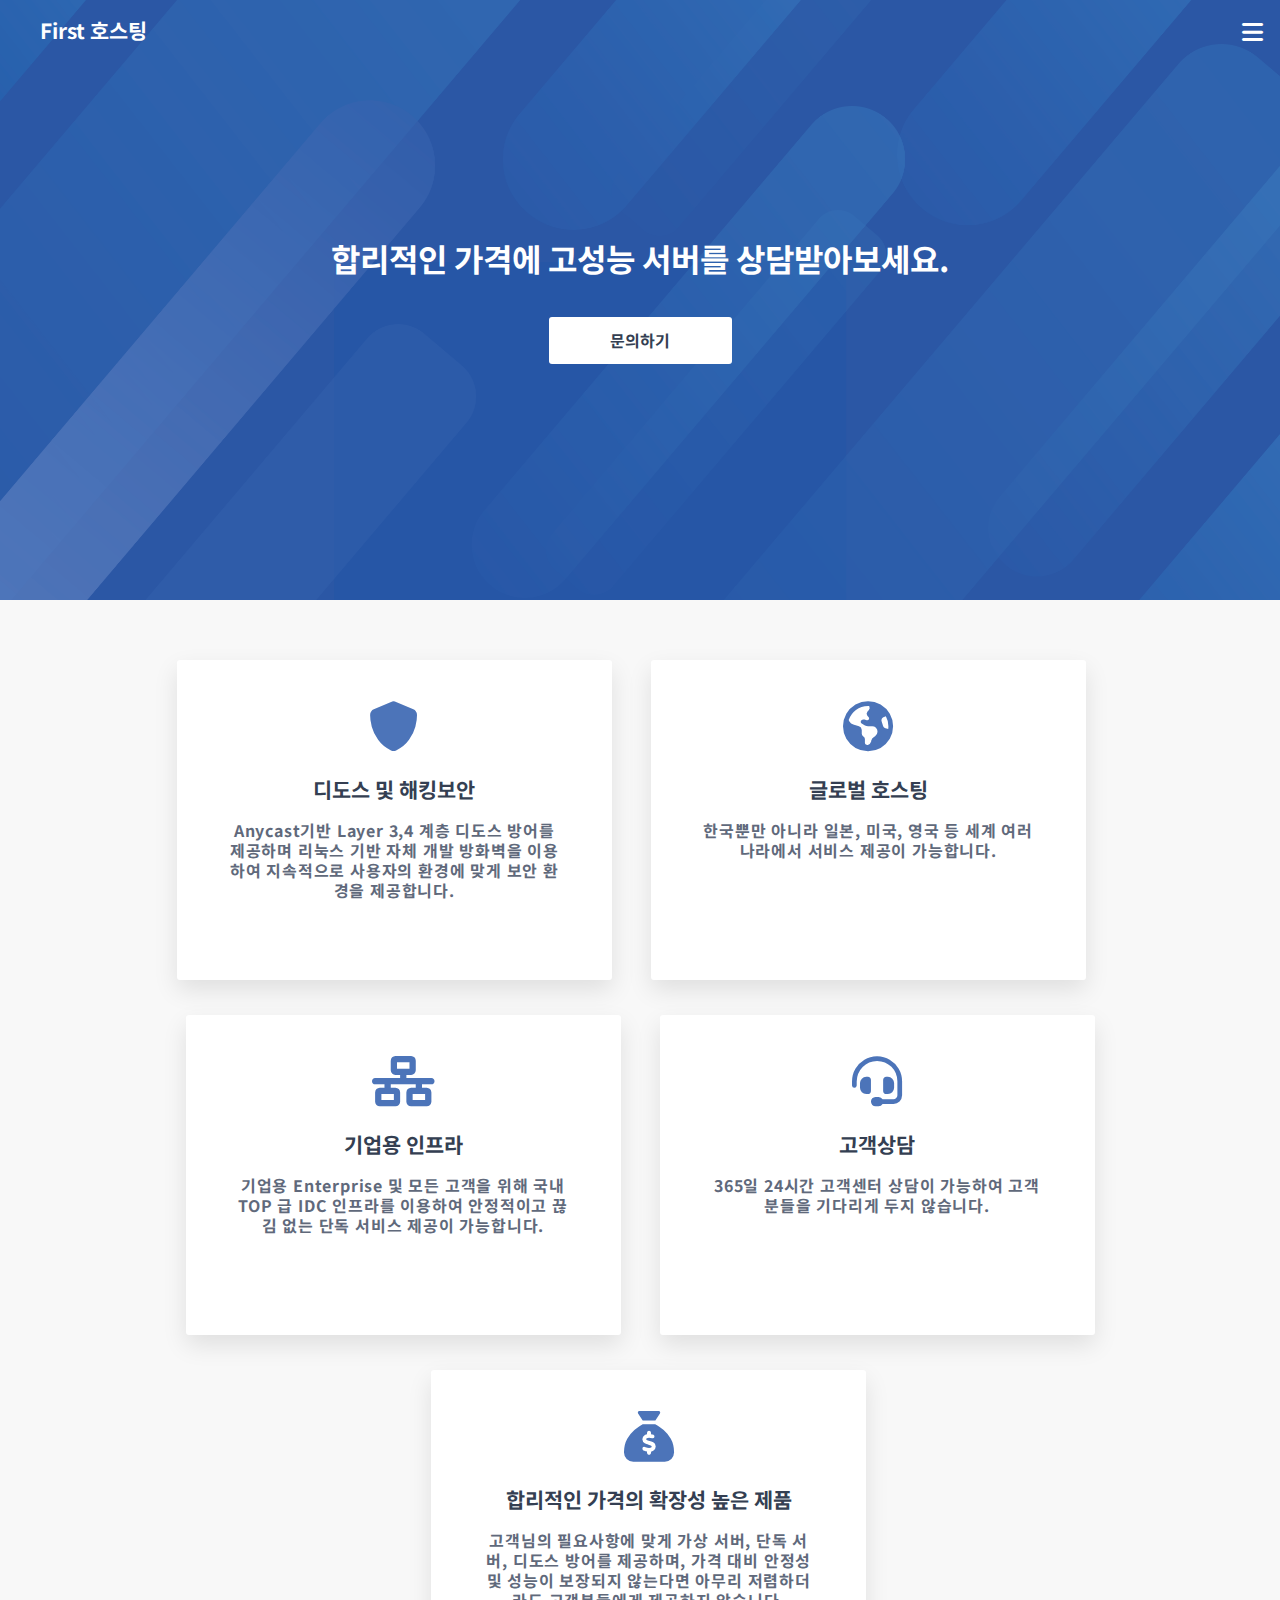
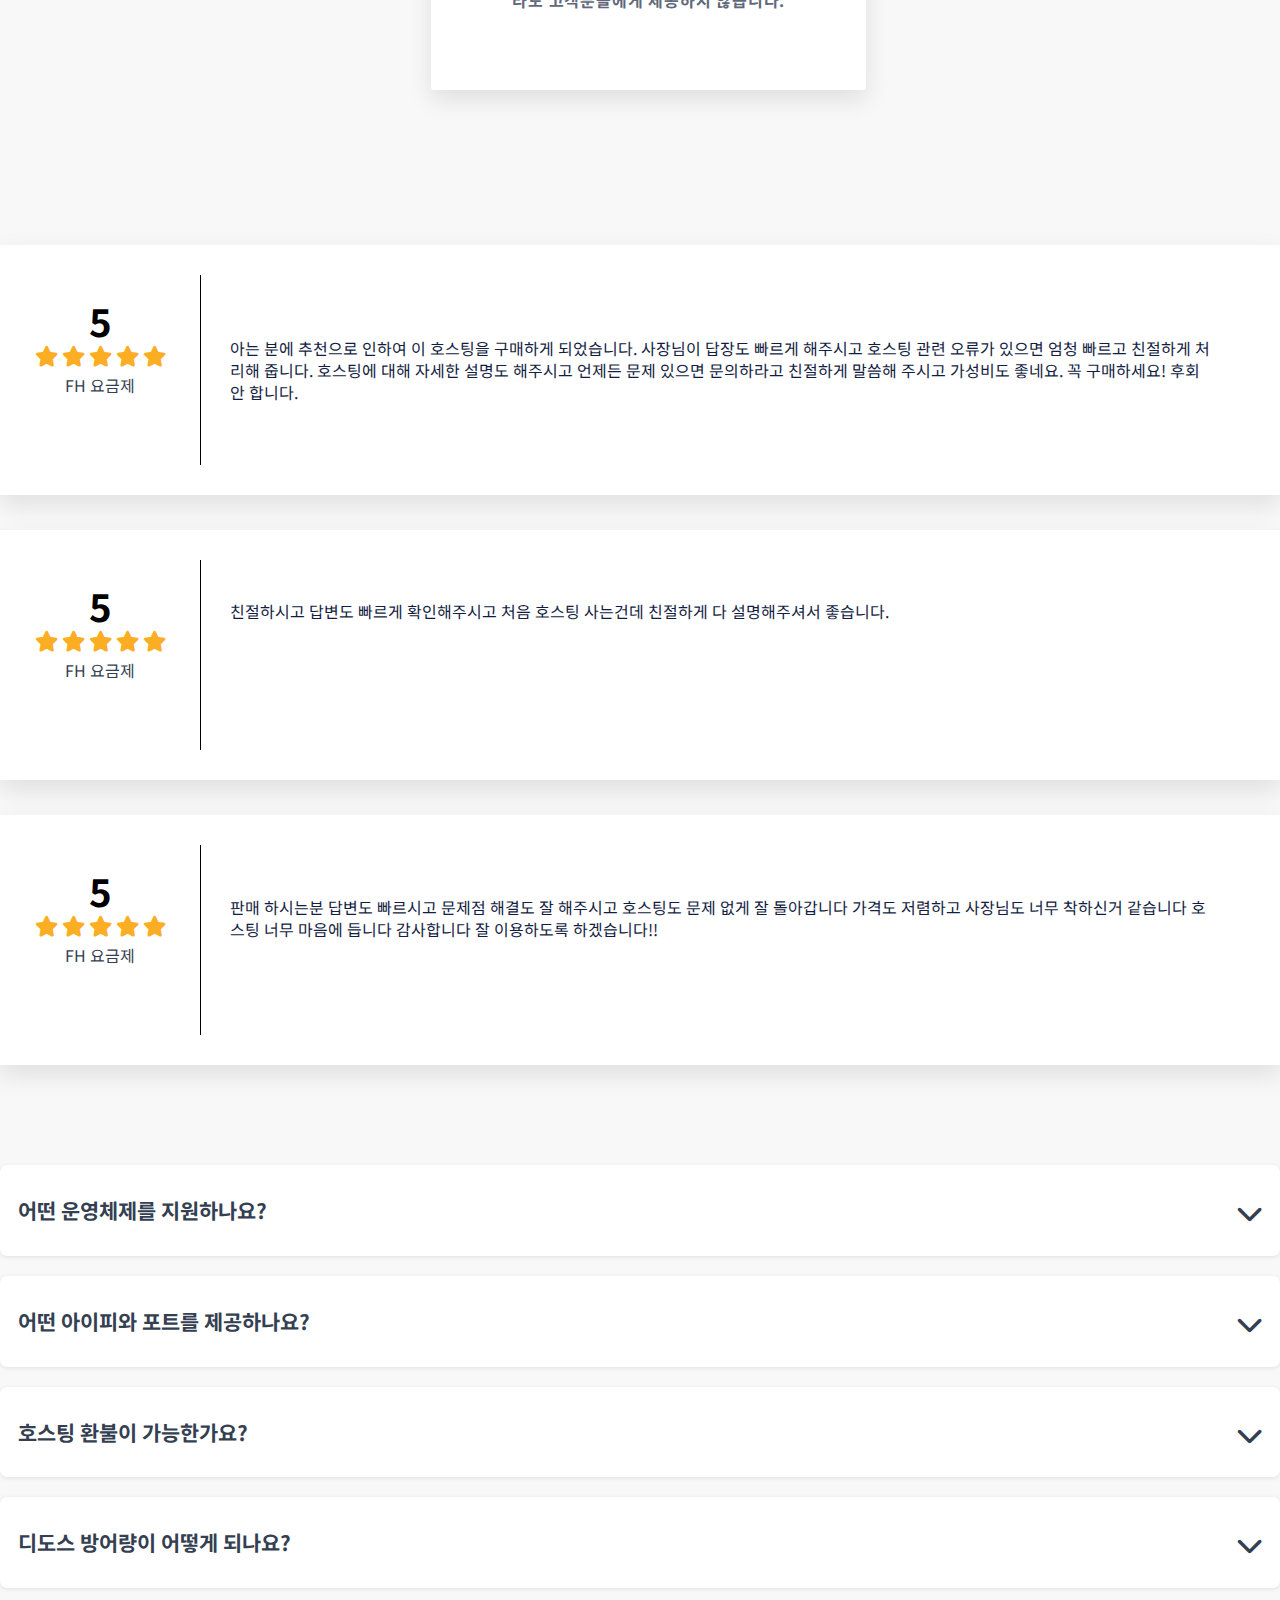
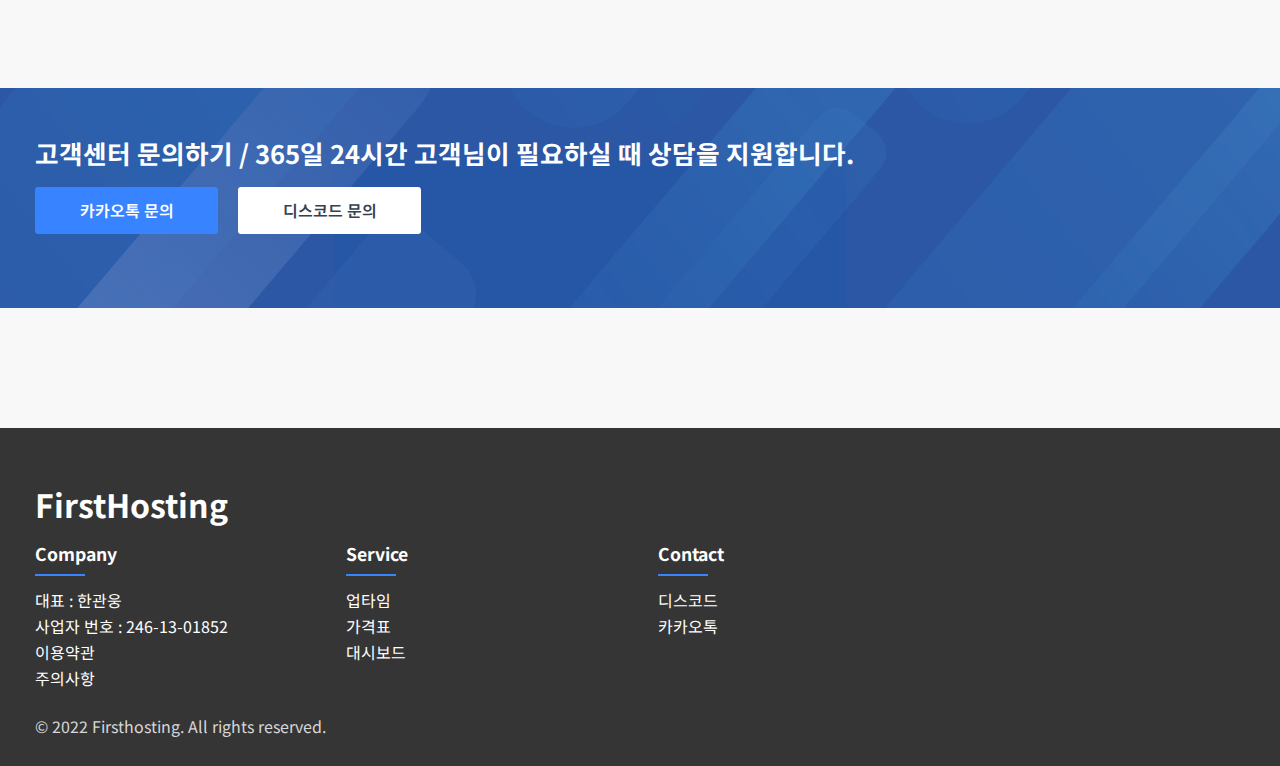
<file: index.html>
<!DOCTYPE html>
<html lang="en">
<head>
    <meta charset="UTF-8">
    <meta http-equiv="X-UA-Compatible" content="IE=edge">
    <meta name="google-site-verification" content="f_07bc0PzCWyh_P2JK3bSoxaxB6MhcvZL9_ZXwlN7CI" />
    <meta name="viewport" content="width=device-width, initial-scale=1.0">
    <link rel="stylesheet" href="https://cdnjs.cloudflare.com/ajax/libs/font-awesome/6.2.1/css/all.min.css">
    <link rel="preconnect" href="https://fonts.googleapis.com">
<link rel="preconnect" href="https://fonts.gstatic.com" crossorigin>
<link href="https://fonts.googleapis.com/css2?family=Noto+Sans+KR:wght@100;300;400;500;700;900&display=swap" rel="stylesheet">
    <script src="https://ajax.googleapis.com/ajax/libs/jquery/3.5.1/jquery.min.js"></script>
    <meta name="keywords" content="호스팅, 게임호스팅, 디도스방어, 마인크래프트호스팅, 마인크래프트 호스팅, 파이브엠, 파이브엠 호스팅, 디도스 방어, 자체 디도스 방어, 디도스방어 호스팅, 가성비 호스팅">
    <meta property="og:description" content="업타임 99% 한국리전 디도스 방어 IDC를 제공합니다.">
    <meta property="og:image" content="https://frh.kr/imgs/page.png">
    <meta property="og:title" content="퍼스트호스팅 - 디도스 방어 호스팅">
    <meta property="og:site_name" content="First Hosting">
    <meta property="og:url" content="https://frh.kr">
    <link rel="apple-touch-icon" sizes="57x57" href="./imgs/apple-icon-57x57.png">
    <link rel="apple-touch-icon" sizes="60x60" href="./imgs/apple-icon-60x60.png">
    <link rel="apple-touch-icon" sizes="72x72" href="./imgs/apple-icon-72x72.png">
    <link rel="apple-touch-icon" sizes="76x76" href="./imgs/apple-icon-76x76.png">
    <link rel="apple-touch-icon" sizes="114x114" href="./imgs/apple-icon-114x114.png">
    <link rel="apple-touch-icon" sizes="120x120" href="./imgs/apple-icon-120x120.png">
    <link rel="apple-touch-icon" sizes="144x144" href="./imgs/apple-icon-144x144.png">
    <link rel="apple-touch-icon" sizes="152x152" href="./imgs/apple-icon-152x152.png">
    <link rel="apple-touch-icon" sizes="180x180" href="./imgs/apple-icon-180x180.png">
    <link rel="icon" type="image/png" sizes="192x192"  href="./imgs/android-icon-192x192.png">
    <link rel="icon" type="image/png" sizes="32x32" href="./imgs/favicon-32x32.png">
    <link rel="icon" type="image/png" sizes="96x96" href="./imgs/favicon-96x96.png">
    <link rel="icon" type="image/png" sizes="16x16" href="./imgs/favicon-16x16.png">
    <link rel="manifest" href="./imgs/manifest.json">
    <meta name="msapplication-TileColor" content="#ffffff">
    <meta name="msapplication-TileImage" content="./imgs/ms-icon-144x144.png">
    <meta name="theme-color" content="#ffffff">
    <meta property="og:image:height" content="630">
    <link rel="icon" href="./imgs/favicon.png">
    <link rel="stylesheet" href="./style/style.css">
    <title>First Hosting | 2023 web</title>
</head>
<body>
    <header class="head">
        <nav class="mobileNav">
            <div class="mMenuClose">
                <i class="fa-solid fa-xmark"></i>
            </div>
            <ul class="mListWrap">
                <li><a href="price.html" onclick="closeMenu()">가격표</a></li>
                <li><a href="tos.html" onclick="closeMenu()">이용약관</a></li>
                <li><a href="caution.html" onclick="closeMenu()">주의사항</a></li>
                <li><a href="https://stats.uptimerobot.com/Jj0vRHBrlk" onclick="closeMenu()">업타임</a></li>
                <li><a href="#review" onclick="closeMenu()">구매후기</a></li>
                <li><a href="https://pf.kakao.com/_qcQxcK" onclick="closeMenu()">상담</a></li>
            </ul>
        </nav>
        <nav class="pcNav" id="topBar">
            <div class="maxWidth">
                <div class="logo" id="logo"><a href="https://frh.kr/">First 호스팅</a></div>
                <ul id="pMenu">
                    <li><a href="price.html">가격표</a></li>
                    <li><a href="tos.html">이용약관</a></li>
                    <li><a href="caution.html">주의사항</a></li>
                    <li><a href="https://stats.uptimerobot.com/Jj0vRHBrlk">업타임</a></li>
                    <li><a href="#review">구매후기</a></li>
                    <li><a href="https://pf.kakao.com/_qcQxcK">상담</a></li>
                </ul>
                <div class="mMenu">
                    <i class="fa-solid fa-bars"></i>
                </div>
            </div>
        </nav>
        <div class="titleWrap">
            합리적인 가격에 고성능 서버를 상담받아보세요.
        </div>
        <a href="https://pf.kakao.com/_qcQxcK" class="qBtn">문의하기</a>
    </header>
    <section class="proContainer">
        <div class="maxWidth">
            <div class="card">
                <header>
                    <i class="fa-solid fa-shield"></i>
                    <div class="title">디도스 및 해킹보안</div>
                </header>
                <div class="content">
                    Anycast기반 Layer 3,4 계층 디도스 방어를 제공하며 리눅스 기반 자체 개발 방화벽을 이용하여 지속적으로 사용자의 환경에 맞게 보안 환경을 제공합니다.
                </div>
            </div>
            <div class="card">
                <header>
                    <i class="fa-solid fa-earth-americas"></i>
                    <div class="title">글로벌 호스팅</div>
                </header>
                <div class="content">
                    한국뿐만 아니라 일본, 미국, 영국 등 세계 여러 나라에서 서비스 제공이 가능합니다.
                </div>
            </div>
            <div class="card">
                <header>
                    <i class="fa-solid fa-network-wired"></i>
                    <div class="title">기업용 인프라</div>
                </header>
                <div class="content">
                    기업용 Enterprise 및 모든 고객을 위해 국내 TOP 급 IDC 인프라를 이용하여 안정적이고 끊김 없는 단독 서비스 제공이 가능합니다.
                </div>
            </div>
            <div class="card">
                <header>
                    <i class="fa-solid fa-headset"></i>
                    <div class="title">고객상담</div>
                </header>
                <div class="content">
                    365일 24시간 고객센터 상담이 가능하여 고객분들을 기다리게 두지 않습니다.
                </div>
            </div>
            <div class="card">
                <header>
                    <i class="fa-solid fa-sack-dollar"></i>
                    <div class="title">합리적인 가격의 확장성 높은 제품</div>
                </header>
                <div class="content">
                    고객님의 필요사항에 맞게 가상 서버, 단독 서버, 디도스 방어를 제공하며, 가격 대비 안정성 및 성능이 보장되지 않는다면 아무리 저렴하더라도 고객분들에게 제공하지 않습니다.
                </div>
            </div>
        </div>
    </section>
    <div class="maxWidth" id="review">
        <section class="reviewContainer">
            <div class="reviewCard">
                <div class="inInfo">
                    <div class="score">5</div>
                    <i class="fa-solid fa-star"></i>
                    <i class="fa-solid fa-star"></i>
                    <i class="fa-solid fa-star"></i>
                    <i class="fa-solid fa-star"></i>
                    <i class="fa-solid fa-star"></i>
                    <div class="pName">FH 요금제</div>
                </div>
                <div class="content">아는 분에 추천으로 인하여 이 호스팅을 구매하게 되었습니다. 사장님이 답장도 빠르게 해주시고 호스팅 관련 오류가 있으면 엄청 빠르고 친절하게 처리해 줍니다. 호스팅에 대해 자세한 설명도 해주시고 언제든 문제 있으면 문의하라고 친절하게 말씀해 주시고 가성비도 좋네요. 꼭 구매하세요! 후회 안 합니다.
                </div>
            </div>
            <div class="reviewCard">
                <div class="inInfo">
                    <div class="score">5</div>
                    <i class="fa-solid fa-star"></i>
                    <i class="fa-solid fa-star"></i>
                    <i class="fa-solid fa-star"></i>
                    <i class="fa-solid fa-star"></i>
                    <i class="fa-solid fa-star"></i>
                    <div class="pName">FH 요금제</div>
                </div>
                <div class="content">
                    친절하시고 답변도 빠르게 확인해주시고 처음 호스팅 사는건데 친절하게 다 설명해주셔서 좋습니다. <br><br><br><br><br>
                </div>
            </div>
            <div class="reviewCard">
                <div class="inInfo">
                    <span class="score">5</span><br>
                    <i class="fa-solid fa-star"></i>
                    <i class="fa-solid fa-star"></i>
                    <i class="fa-solid fa-star"></i>
                    <i class="fa-solid fa-star"></i>
                    <i class="fa-solid fa-star"></i>
                    <div class="pName">FH 요금제</div>
                </div>
                <div class="content">
                    판매 하시는분 답변도 빠르시고 문제점 해결도 잘 해주시고 호스팅도 문제 없게 잘 돌아갑니다 가격도 저렴하고 사장님도 너무 착하신거 같습니다 호스팅 너무 마음에 듭니다 감사합니다 잘 이용하도록 하겠습니다!! <br><br><br>
                </div>
            </div>
        </section>
    </div>
    <section class="questionContainer">
        <section class="maxWidth">
            <div class="question">
                <div class="q">어떤 운영체제를 지원하나요? <i class="fa-solid fa-chevron-down" id="open"></i></div>
            </div>
            <div class="a">window server 2019을 기본 제공합니다. 기본 제공되는 운영체제 외에 window server 2019, centos, ubuntu, debian도 지원합니다.</div>
            <div class="question">
                <div class="q">어떤 아이피와 포트를 제공하나요? <i class="fa-solid fa-chevron-down" id="open"></i></div>
            </div>
            <div class="a">원격 포트와 서비스 포트 2개 와 서비스용 디도스 방어 프록시를 이용한 포트 한개를 제공합니다.</div>
            <div class="question">
                <div class="q">호스팅 환불이 가능한가요? <i class="fa-solid fa-chevron-down" id="open"></i></div>
            </div>
            <div class="a">
                호스팅 서비스 특성상 세팅 비용, 트래픽 비용, 회선 비용 등<br>
                요금제 및 상황에 따라 상이하나 기본적으로 단순 변심 환불은 불가능하며 그 이외에는 담당자와의 합의로 환불이 가능합니다.
            </div>
            <div class="question">
                <div class="q">디도스 방어량이 어떻게 되나요? <i class="fa-solid fa-chevron-down" id="open"></i></div>
            </div>
            <div class="a">CloudFlare Proxy DDOS 방어존은 디도스 방어 100Gbps를 지원합니다.</div>
        </section>
    </section>
    <section class="contentContainer">
        <div class="maxWidth">
            <div class="title" id="content">고객센터 문의하기 / 365일 24시간 고객님이 필요하실 때 상담을 지원합니다.</div>
            <div class="btn opt1"><a href="https://pf.kakao.com/_qcQxcK">카카오톡 문의</a></div>
            <div class="btn opt2"><a href="https://discord.gg/xygaTmT79p">디스코드 문의</a></div>
        </div>
    </section>
    <footer class="footerContainer">
        <div class="maxWidth">
            <div class="title">
                <h1>FirstHosting</h1>
            </div>
            <div class="row">
                <div class="col">
                    <h2>company</h2>
                    <ul>
                        <li>대표 : 한관웅</li>
                        <li>사업자 번호 : 246-13-01852</li>
                        <li><a href="tos.html">이용약관</a></li>
                        <li><a href="caution.html">주의사항</a></li>
                    </ul>
                </div>
                <div class="col">
                    <h2>service</h2>
                    <ul>
                        <li><a href="https://stats.uptimerobot.com/Jj0vRHBrlk">업타임</a></li>
                        <li><a href="price.html">가격표</a></li>
                        <li>대시보드</li>
                    </ul>
                </div>
                <div class="col">
                    <h2>contact</h2>
                    <ul>
                        <li><a href="https://discord.gg/3eQF6Kvypv">디스코드</a></li>
                        <li><a href="https://pf.kakao.com/_qcQxcK">카카오톡</a></li>
                    </ul>
                </div>
            </div>
            <div class="copyright">
                <h1>© 2022 Firsthosting. All rights reserved.</h1>
            </div>
        </div>
    </footer>
    <script src="./script/navBar.js"></script>
    <script src="./script/question.js"></script>
</body>
</html>
</file>
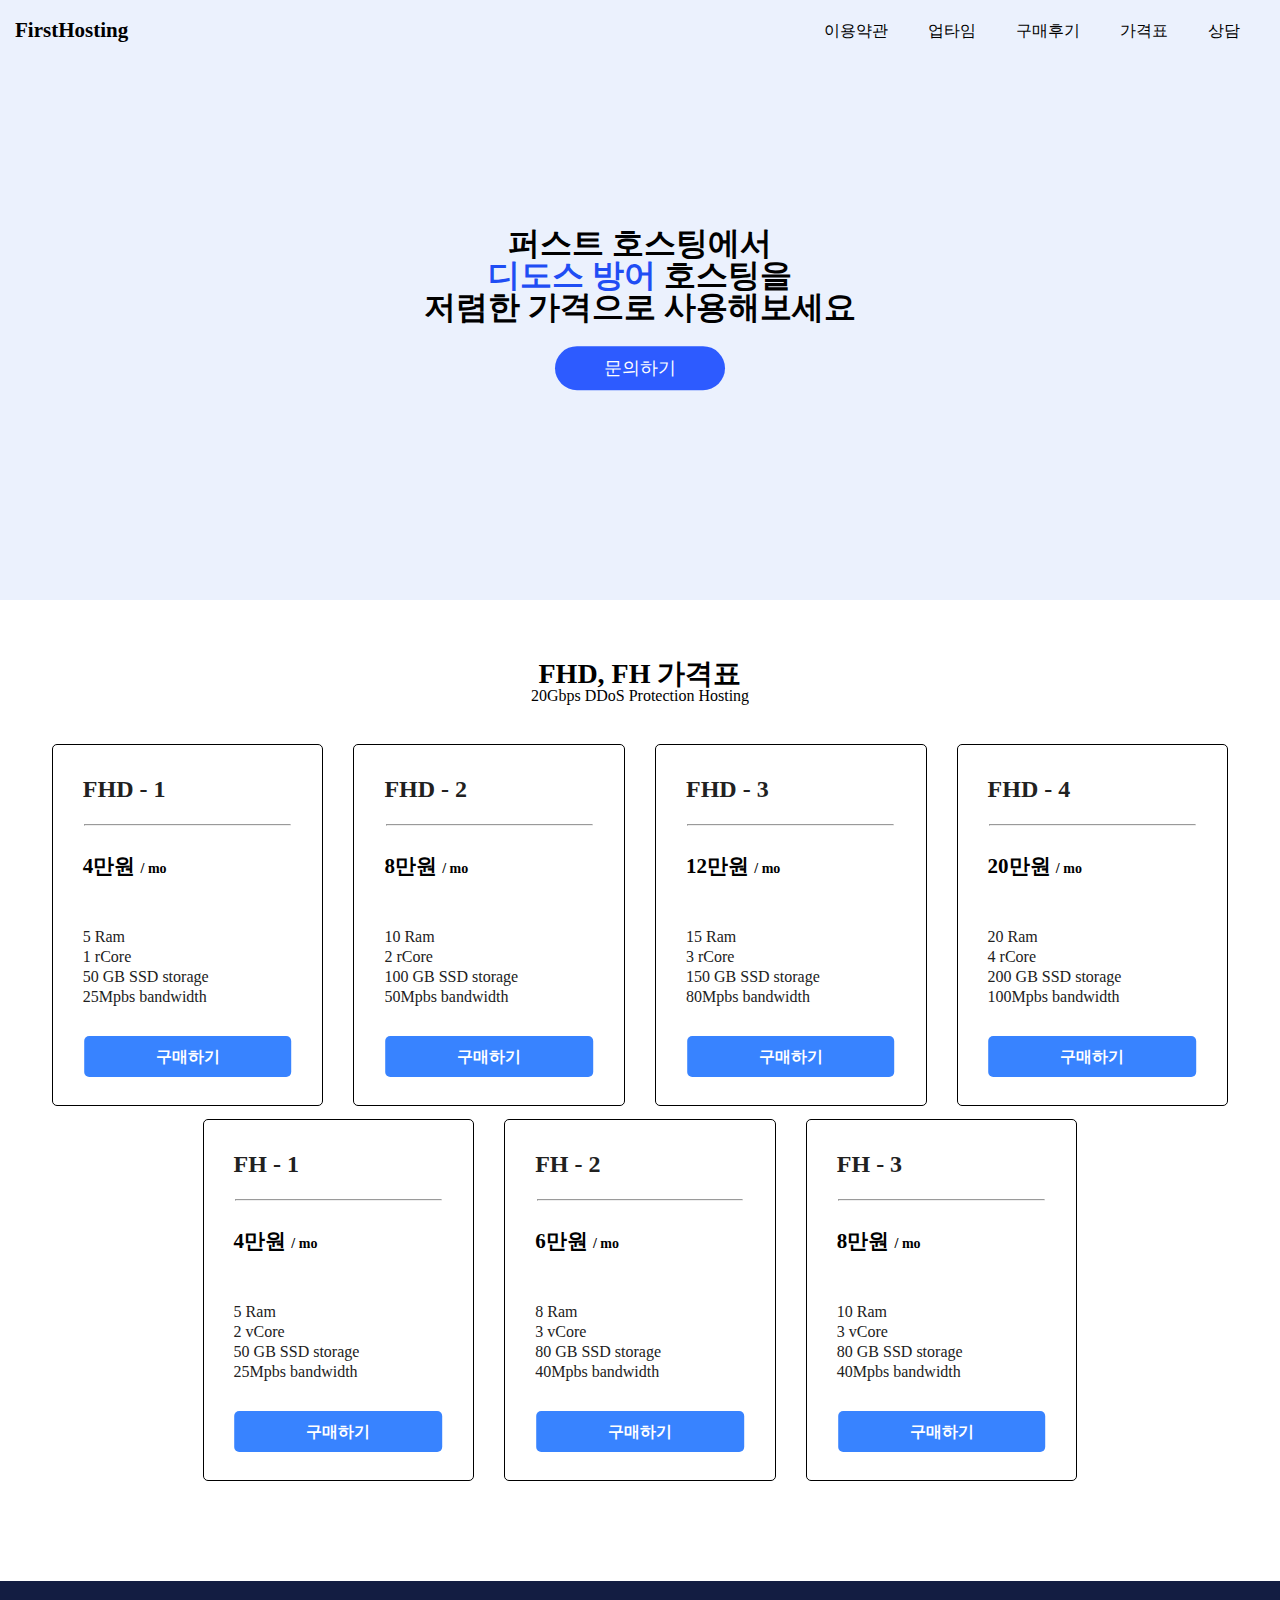
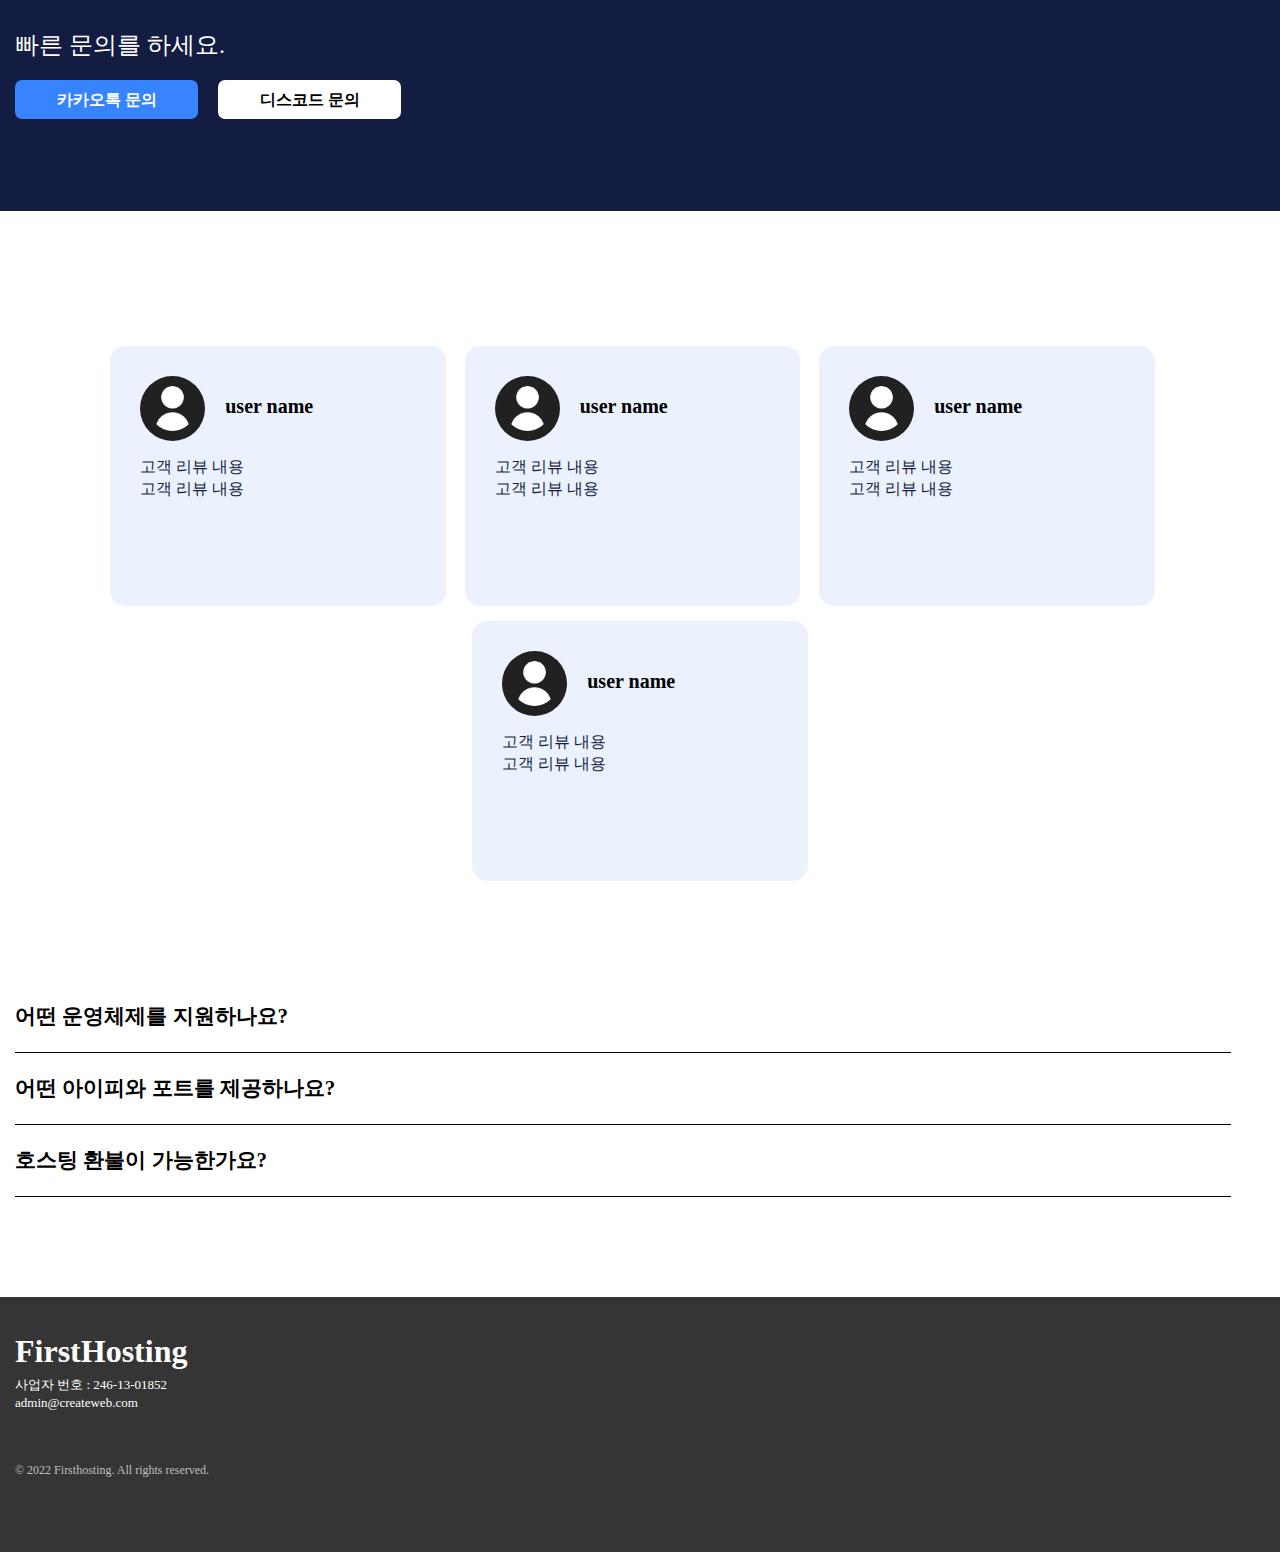
<file: 2023 new web/index.html>
<!DOCTYPE html>
<html lang="en">
<head>
    <meta charset="UTF-8">
    <meta http-equiv="X-UA-Compatible" content="IE=edge">
    <meta name="viewport" content="width=device-width, initial-scale=1.0">
    <script src="https://ajax.googleapis.com/ajax/libs/jquery/3.5.1/jquery.min.js"></script>
    <link rel="stylesheet" href="./style/index.css">
    <title>Document</title>
</head>
<body onload="widthSize()" onresize="widthSize()">
    <div class="m-menu-full">
        <div class="m-menu-close">
            <img src="./imgs/cross.png" alt="">
        </div>
        <ul class="m-menu-list-warp">
            <li><a href="" onclick="closeMenu()">이용약관</a></li>
            <li><a href="https://stats.uptimerobot.com/Jj0vRHBrlk" onclick="closeMenu()">업타임</a></li>
            <li><a href="#review" onclick="closeMenu()">구매후기</a></li>
            <li><a href="#price" onclick="closeMenu()">가격표</a></li>
            <li><a href="https://pf.kakao.com/_qcQxcK" onclick="closeMenu()">상담</a></li>
        </ul>
   </div>
    <section class="topbar" id="topbar">
        <div class="max-width">
            <div class="logo" id="logo">FirstHosting</div>
            <ul id="p-menu">
                <li><a href="">이용약관</a></li>
                <li><a href="https://stats.uptimerobot.com/Jj0vRHBrlk">업타임</a></li>
                <li><a href="#review">구매후기</a></li>
                <li><a href="#price">가격표</a></li>
                <li><a href="https://pf.kakao.com/_qcQxcK">상담</a></li>
            </ul>
            <div class="m-menu">
                <img src="./imgs/menu.png" alt="">
            </div>
        </div>
    </section>
    <section class="main-container">
        <div class="title-area">
            퍼스트 호스팅에서 <br>
            <nav>디도스 방어</nav> 호스팅을 <br>
            저렴한 가격으로 사용해보세요
        </div>
        <div class="btn"><a href="">문의하기</a></div>
    </section>
    <section class="max-width">
        <section class="price-container" id="price">
            <div class="title">FHD, FH 가격표</div>
            <div class="subtitle">20Gbps DDoS Protection Hosting</div>
            <div class="price-area">
                <div class="price-card" id="card-1">
                    <header>
                        <div class="title">FHD - 1</div>
                    </header>
                    <hr>
                    <div class="mo">4만원 <span>/ mo</span></div>
                    <div class="option">5 Ram</div>
                    <div class="option">1 rCore</div>
                    <div class="option">50 GB SSD storage</div>
                    <div class="option">25Mpbs bandwidth</div>
                    <div class="btn"><a href="https://pf.kakao.com/_qcQxcK">구매하기</a></div>
                </div>
                <div class="price-card" id="card-2">
                    <header>
                        <div class="title">FHD - 2</div>
                    </header>
                    <hr>
                    <div class="mo">8만원 <span>/ mo</span></div>
                    <div class="option">10 Ram</div>
                    <div class="option">2 rCore</div>
                    <div class="option">100 GB SSD storage</div>
                    <div class="option">50Mpbs bandwidth</div>
                    <div class="btn"><a href="https://pf.kakao.com/_qcQxcK">구매하기</a></div>
                </div>
                <div class="price-card" id="card-3">
                    <header>
                        <div class="title">FHD - 3</div>
                    </header>
                    <hr>
                    <div class="mo">12만원 <span>/ mo</span></div>
                    <div class="option">15 Ram</div>
                    <div class="option">3 rCore</div>
                    <div class="option">150 GB SSD storage</div>
                    <div class="option">80Mpbs bandwidth</div>
                    <div class="btn"><a href="https://pf.kakao.com/_qcQxcK">구매하기</a></div>
                </div>
                <div class="price-card" id="card-4">
                    <header>
                        <div class="title">FHD - 4</div>
                    </header>
                    <hr>
                    <div class="mo">20만원 <span>/ mo</span></div>
                    <div class="option">20 Ram</div>
                    <div class="option">4 rCore</div>
                    <div class="option">200 GB SSD storage</div>
                    <div class="option">100Mpbs bandwidth</div>
                    <div class="btn"><a href="https://pf.kakao.com/_qcQxcK">구매하기</a></div>
                </div>
                <div class="price-card" id="card-5">
                    <header>
                        <div class="title">FH - 1</div>
                    </header>
                    <hr>
                    <div class="mo">4만원 <span>/ mo</span></div>
                    <div class="option">5 Ram</div>
                    <div class="option">2 vCore</div>
                    <div class="option">50 GB SSD storage</div>
                    <div class="option">25Mpbs bandwidth</div>
                    <div class="btn"><a href="https://pf.kakao.com/_qcQxcK">구매하기</a></div>
                </div>
                <div class="price-card" id="card-6">
                    <header>
                        <div class="title">FH - 2</div>
                    </header>
                    <hr>
                    <div class="mo">6만원 <span>/ mo</span></div>
                    <div class="option">8 Ram</div>
                    <div class="option">3 vCore</div>
                    <div class="option">80 GB SSD storage</div>
                    <div class="option">40Mpbs bandwidth</div>
                    <div class="btn"><a href="https://pf.kakao.com/_qcQxcK">구매하기</a></div>
                </div>
                <div class="price-card" id="card-7">
                    <header>
                        <div class="title">FH - 3</div>
                    </header>
                    <hr>
                    <div class="mo">8만원 <span>/ mo</span></div>
                    <div class="option">10 Ram</div>
                    <div class="option">3 vCore</div>
                    <div class="option">80 GB SSD storage</div>
                    <div class="option">40Mpbs bandwidth</div>
                    <div class="btn"><a href="https://pf.kakao.com/_qcQxcK">구매하기</a></div>
                </div>
            </div>
        </section>
    </section>
    <section class="content-container">
        <div class="max-width">
            <div class="title" id="content">빠른 문의를 하세요.</div>
            <div class="btn opt1"><a href="https://pf.kakao.com/_qcQxcK">카카오톡 문의</a></div>
            <div class="btn opt2"><a href="https://discord.gg/xygaTmT79p">디스코드 문의</a></div>
        </div>
    </section>
    <div class="max-width" id="review">
        <section class="review-container">
            <div class="review-card">
                <img src="./imgs/user.png" alt="" class="user">
                <div class="name">user name</div>
                <div class="content">
                    고객 리뷰 내용 <br>
                    고객 리뷰 내용
                </div>
            </div>
            <div class="review-card">
                <img src="./imgs/user.png" alt="" class="user">
                <div class="name">user name</div>
                <div class="content">
                    고객 리뷰 내용 <br>
                    고객 리뷰 내용
                </div>
            </div>
            <div class="review-card">
                <img src="./imgs/user.png" alt="" class="user">
                <div class="name">user name</div>
                <div class="content">
                    고객 리뷰 내용 <br>
                    고객 리뷰 내용
                </div>
            </div>
            <div class="review-card">
                <img src="./imgs/user.png" alt="" class="user">
                <div class="name">user name</div>
                <div class="content">
                    고객 리뷰 내용 <br>
                    고객 리뷰 내용
                </div>
            </div>
        </section>
    </div>
    <section class="max-width">
        <div class="question-container">
            <div class="question">어떤 운영체제를 지원하나요?</div>
            <div class="answer">
                Window 2016 server, ubuntu, centos, debian 같은 원하시는 운영체제를 제공 합니다.
            </div>
            <div class="question">어떤 아이피와 포트를 제공하나요?</div>
            <div class="answer">
                기본 공인IP를 제공하며, 윈도우 방화벽만 해제하시면 모든 포트를 사용할 수 있습니다.
            </div>
            <div class="question">호스팅 환불이 가능한가요?</div>
            <div class="answer">
                호스팅 서비스 특성상 구매하신 이후 호스팅 환불에 대해선 까다롭게 진행되고 있습니다. <br>
                기본적으로 환불을 도와드리고 있으나 일부 사용료를 제외한 가격으로 환불이 진행됩니다.
            </div>
        </div>
    </section>
    <section class="copyright-container">
        <div class="max-width">
            <div class="title">FirstHosting</div>
            <div class="sub-title">사업자 번호 : 246-13-01852</div>
            <div class="sub-title">admin@createweb.com</div>
            <div class="copy">© 2022 Firsthosting. All rights reserved.</div>
        </div>
    </section>
    <script>
        $(".question").click(function() {
            $(this).next(".answer").stop().slideToggle(500);
            $(this).next(".answer").siblings(".answer").slideUp(450);
            $(this).toggleClass('on').siblings().removeClass('on');
        });

        $(window).scroll(function() {
            $("#topbar").css("background-color","#fff");
            $('#topbar').css("border-bottom","0.6px solid #000");
            if(scrollTop() == true){
                $("#topbar").css("background-color","#EBF1FD");    
                $('#topbar').css("border-bottom","0");
            }
        });
        
        function scrollTop() {
            var scrollTop = $(window).scrollTop();
            if (scrollTop == 0) {
                return true;
            } else {
                return false;
            }
        }

        function widthSize() {
            if(window.innerWidth < 1288){
            } else if(window.innerWidth < 987){
            } else if(window.innerWidth < 659){
            } else {
            }
        }
        
        $(document).ready(function(){
            $('.m-menu').on('click', function(){
                $('.m-menu-full').fadeToggle(500);
            });
            $('.m-menu-close').on('click', function(){
                $('.m-menu-full').fadeToggle(500); 
            });
        });

        function closeMenu() {
            $('.m-menu-full').fadeToggle(500); 
        }

        function moveScroll() {
            var offset = $("#price").offset();
            $("html, body").animate({scrollTop: offset.top},400); 
        }

    </script>
</body>
</html>
</file>
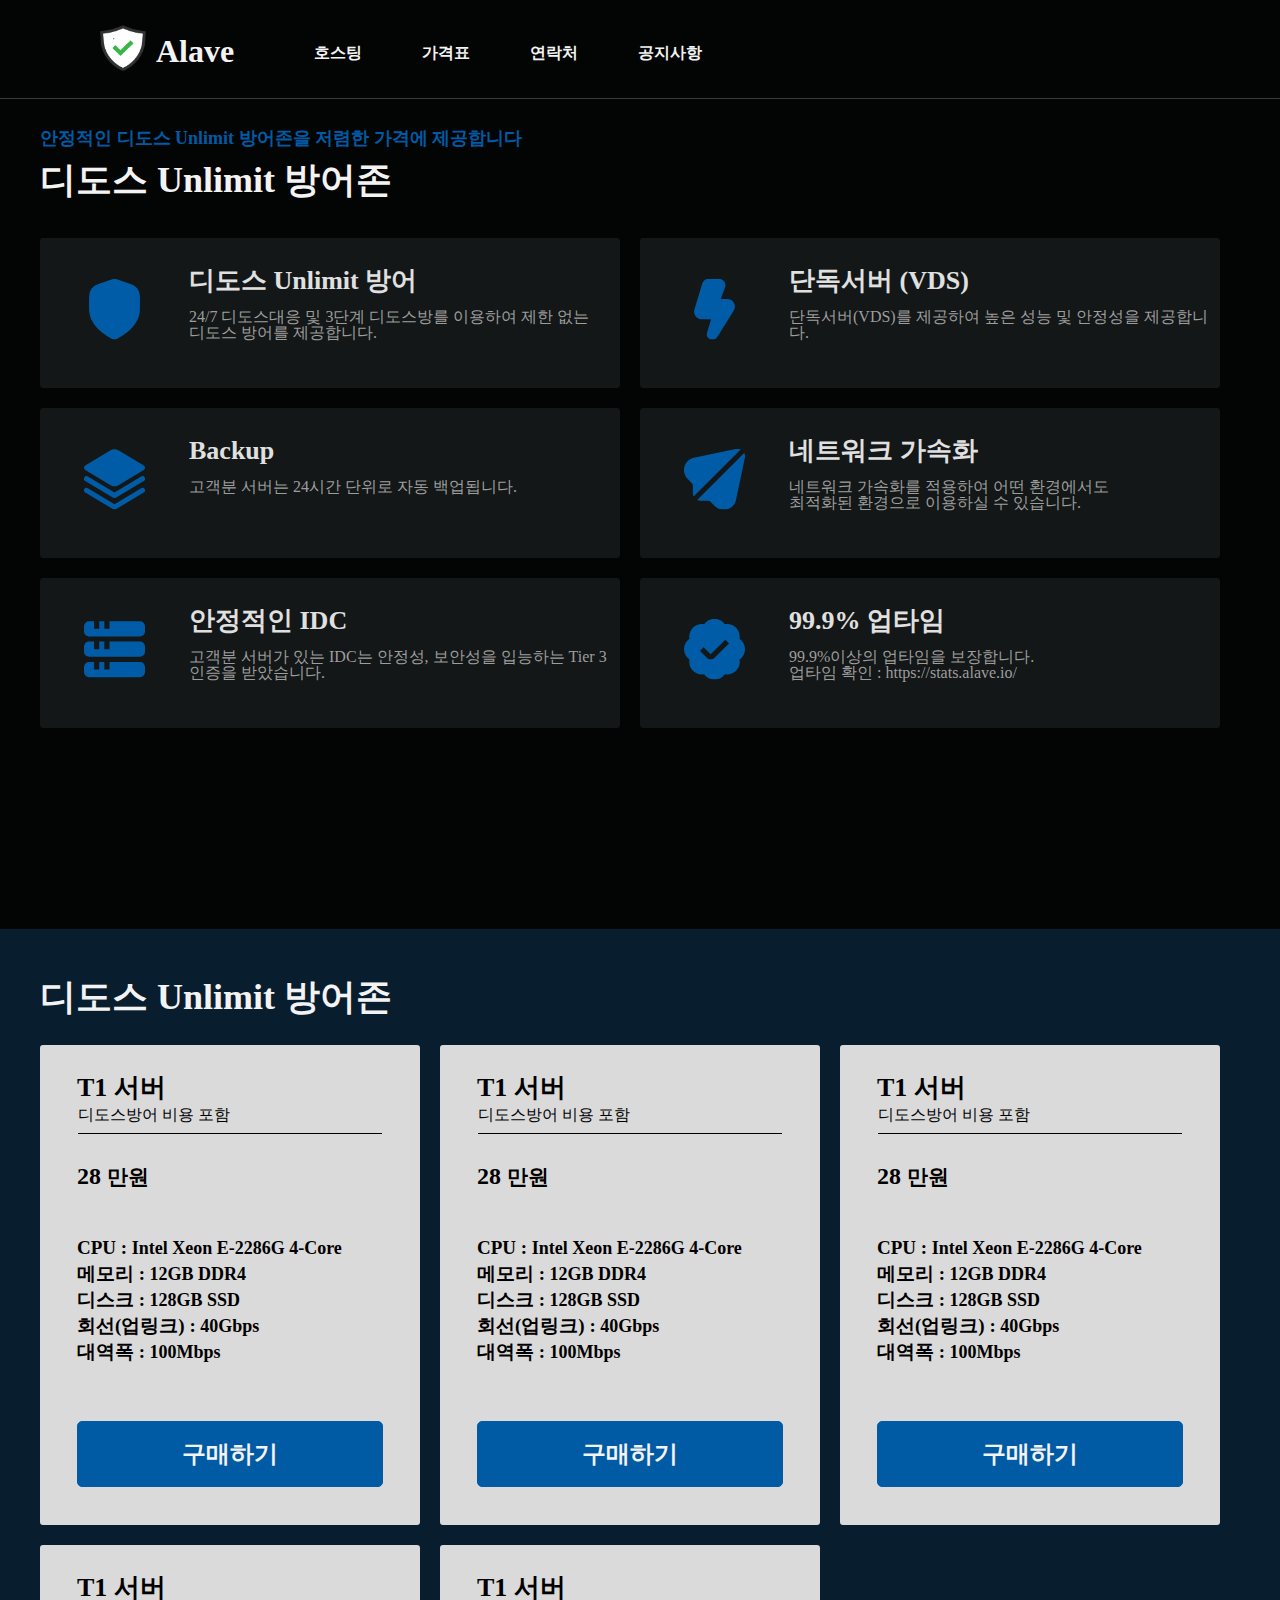
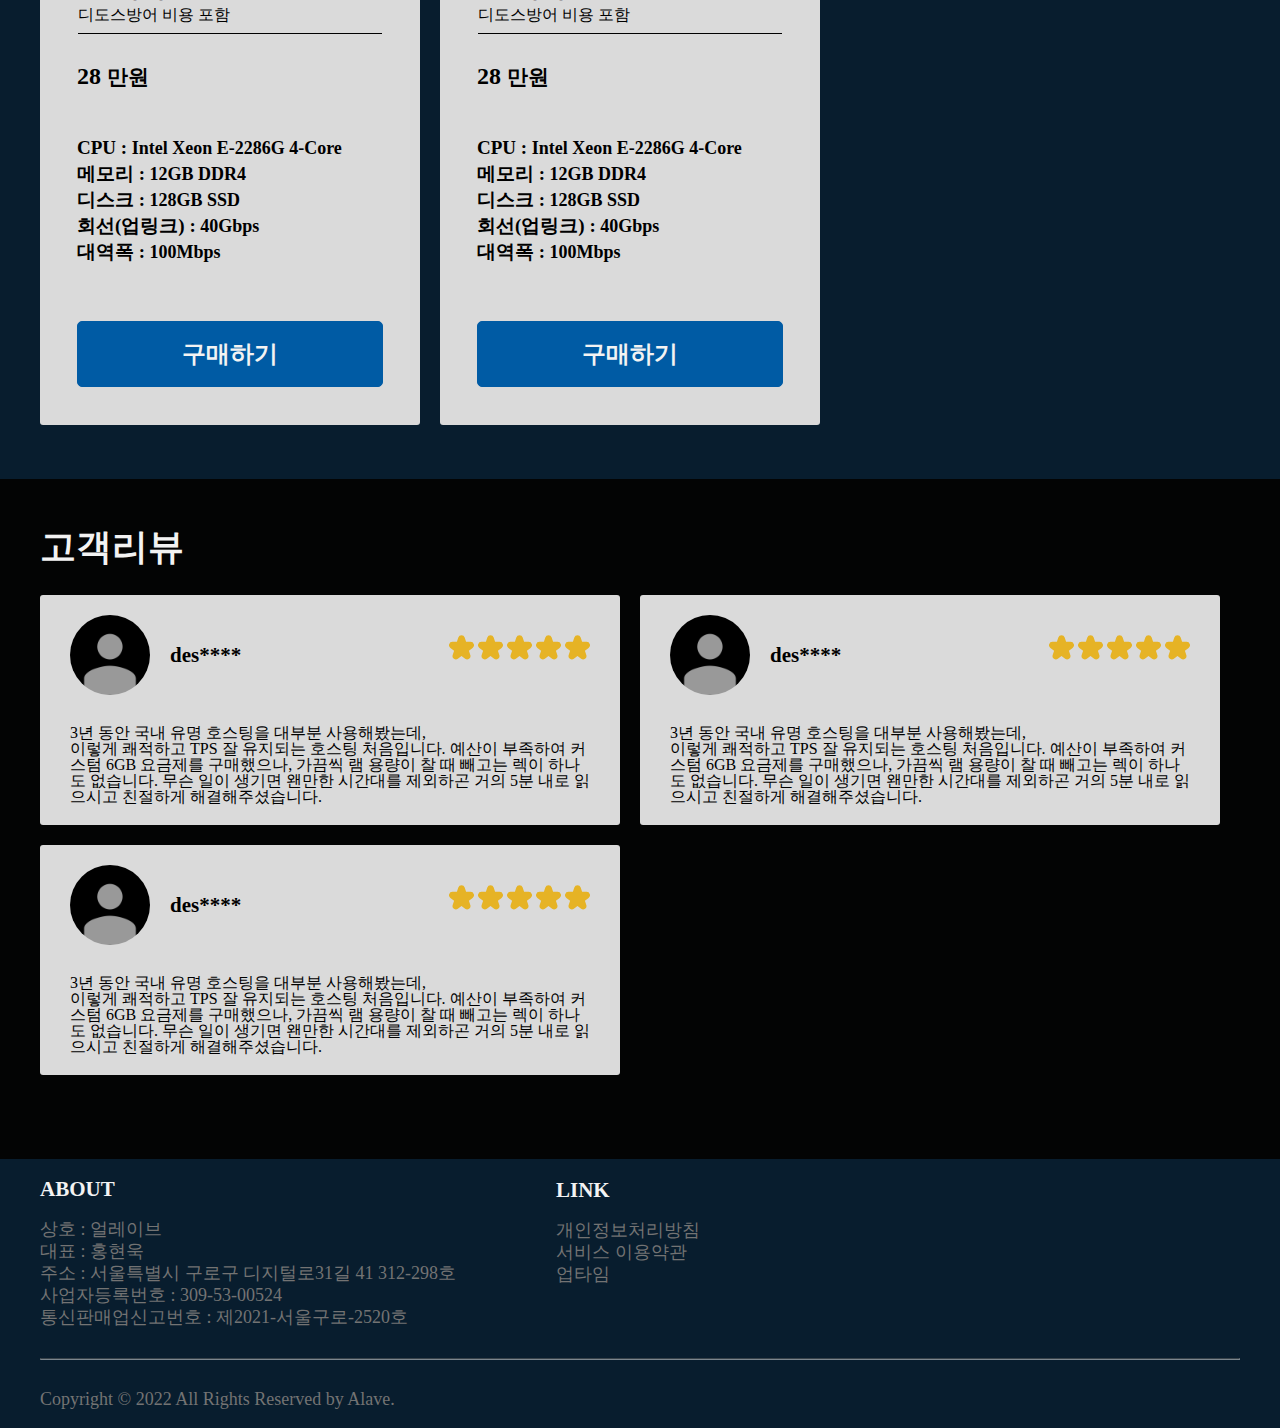
<file: alave/index.html>
<!DOCTYPE html>
<html lang="en">
<head>
    <meta charset="UTF-8">
    <meta http-equiv="X-UA-Compatible" content="IE=edge">
    <meta name="viewport" content="width=device-width, initial-scale=1.0">
    <link rel="stylesheet" href="css/main.css">
    <title>Document</title>
</head>
<body>
    <div class="header-container">
        <div class="logo"><img src="imgs/logo.webp" alt="" width="46" height="46"><div class="title">Alave</div></div>
        <div class="menu-list">
            <ul>
                <li>호스팅</li>
                <li>가격표</li>
                <li>연락처</li>
                <li>공지사항</li>
            </ul>
        </div>
    </div>
    <div class="max-container">
        <div class="service-container">
            <span class="subtitle">안정적인 디도스 Unlimit 방어존을 저렴한 가격에 제공합니다</span>
            <h2 class="title">디도스 Unlimit 방어존</h2>
            <div class="item box-l">
                <div class="img"><object data="imgs/ddos.svg" type="image/svg+xml"></object></div>
                <div class="in-title">디도스 Unlimit 방어</div>
                <span>24/7 디도스대응 및 3단계 디도스방를 이용하여 제한 없는<br> 디도스 방어를 제공합니다.</span>
            </div>
            <div class="item box-r">
                <div class="img"><object data="imgs/vds.svg" type="image/svg+xml"></object></div>
                <div class="in-title">단독서버 (VDS)</div>
                <span>단독서버(VDS)를 제공하여 높은 성능 및 안정성을 제공합니다.</span>
            </div>
            <div class="item box-l">
                <div class="img"><object data="imgs/backup.svg" type="image/svg+xml"></object></div>
                <div class="in-title">Backup</div>
                <span>고객분 서버는 24시간 단위로 자동 백업됩니다.</span>
            </div>
            <div class="item box-r">
                <div class="img"><object data="imgs/network.svg" type="image/svg+xml"></object></div>
                <div class="in-title">네트워크 가속화</div>
                <span>네트워크 가속화를 적용하여 어떤 환경에서도<br> 최적화된 환경으로 이용하실 수 있습니다.</span>
            </div>
            <div class="item box-l">
                <div class="img"><object data="imgs/database.svg" type="image/svg+xml"></object></div>
                <div class="in-title">안정적인 IDC</div>
                <span>고객분 서버가 있는 IDC는 안정성, 보안성을 입능하는 Tier 3 인증을 받았습니다.</span>
            </div>
            <div class="item box-r">
                <div class="img"><object data="imgs/uptime.svg" type="image/svg+xml"></object></div>
                <div class="in-title">99.9% 업타임</div>
                <span>99.9%이상의 업타임을 보장합니다. <br> 업타임 확인 : <a href="https://stats.alave.io/">https://stats.alave.io/</a></span>
            </div>
        </div>
    </div>
        <div class="price-container">
            <div class="max-container">
                <h2 class="title">디도스 Unlimit 방어존</h2>
                <div class="item">
                    <div class="name">T1 서버</div>
                    <div class="price-info">디도스방어 비용 포함</div>
                    <div class="price"><span>28 </span>만원</div>
                    <div class="cpu"><span>CPU :</span> Intel Xeon E-2286G 4-Core</div>
                    <div class="memory"><span>메모리 :</span> 12GB DDR4</div>
                    <div class="disk"><span>디스크 :</span> 128GB SSD</div>
                    <div class="uplink"><span>회선(업링크) :</span> 40Gbps</div>
                    <div class="bandwidth"><span>대역폭 :</span> 100Mbps</div>
                    <div class="btn">구매하기</div>
                </div>
                <div class="item">
                    <div class="name">T1 서버</div>
                    <div class="price-info">디도스방어 비용 포함</div>
                    <div class="price"><span>28 </span>만원</div>
                    <div class="cpu"><span>CPU :</span> Intel Xeon E-2286G 4-Core</div>
                    <div class="memory"><span>메모리 :</span> 12GB DDR4</div>
                    <div class="disk"><span>디스크 :</span> 128GB SSD</div>
                    <div class="uplink"><span>회선(업링크) :</span> 40Gbps</div>
                    <div class="bandwidth"><span>대역폭 :</span> 100Mbps</div>
                    <div class="btn">구매하기</div>
                </div>
                <div class="item">
                    <div class="name">T1 서버</div>
                    <div class="price-info">디도스방어 비용 포함</div>
                    <div class="price"><span>28 </span>만원</div>
                    <div class="cpu"><span>CPU :</span> Intel Xeon E-2286G 4-Core</div>
                    <div class="memory"><span>메모리 :</span> 12GB DDR4</div>
                    <div class="disk"><span>디스크 :</span> 128GB SSD</div>
                    <div class="uplink"><span>회선(업링크) :</span> 40Gbps</div>
                    <div class="bandwidth"><span>대역폭 :</span> 100Mbps</div>
                    <div class="btn">구매하기</div>
                </div>
                <div class="item">
                    <div class="name">T1 서버</div>
                    <div class="price-info">디도스방어 비용 포함</div>
                    <div class="price"><span>28 </span>만원</div>
                    <div class="cpu"><span>CPU :</span> Intel Xeon E-2286G 4-Core</div>
                    <div class="memory"><span>메모리 :</span> 12GB DDR4</div>
                    <div class="disk"><span>디스크 :</span> 128GB SSD</div>
                    <div class="uplink"><span>회선(업링크) :</span> 40Gbps</div>
                    <div class="bandwidth"><span>대역폭 :</span> 100Mbps</div>
                    <div class="btn">구매하기</div>
                </div>
                <div class="item">
                    <div class="name">T1 서버</div>
                    <div class="price-info">디도스방어 비용 포함</div>
                    <div class="price"><span>28 </span>만원</div>
                    <div class="cpu"><span>CPU :</span> Intel Xeon E-2286G 4-Core</div>
                    <div class="memory"><span>메모리 :</span> 12GB DDR4</div>
                    <div class="disk"><span>디스크 :</span> 128GB SSD</div>
                    <div class="uplink"><span>회선(업링크) :</span> 40Gbps</div>
                    <div class="bandwidth"><span>대역폭 :</span> 100Mbps</div>
                    <div class="btn">구매하기</div>
                </div>
            </div>
        </div>
        <div class="max-container">
            <div class="review-container">
                <h2 class="title">고객리뷰</h2>
                <div class="item">
                    <img src="./imgs/profiles.jpg" alt="">
                    <div class="name">des****</div>
                    <div class="star">
                        <object data="imgs/star.svg" type="image/svg+xml"></object>
                        <object data="imgs/star.svg" type="image/svg+xml"></object>
                        <object data="imgs/star.svg" type="image/svg+xml"></object>
                        <object data="imgs/star.svg" type="image/svg+xml"></object>
                        <object data="imgs/star.svg" type="image/svg+xml"></object>
                    </div>
                    <div class="content">
                        3년 동안 국내 유명 호스팅을 대부분 사용해봤는데, <br> 이렇게 쾌적하고 TPS 잘 유지되는 호스팅 처음입니다. 예산이 부족하여 커스텀 6GB 요금제를 구매했으나, 가끔씩 램 용량이 찰 때 빼고는 렉이 하나도 없습니다. 무슨 일이 생기면 왠만한 시간대를 제외하곤 거의 5분 내로 읽으시고 친절하게 해결해주셨습니다.
                    </div>
                </div>
                <div class="item" style="margin-left: 20px;">
                    <img src="./imgs/profiles.jpg" alt="">
                    <div class="name">des****</div>
                    <div class="star">
                        <object data="imgs/star.svg" type="image/svg+xml"></object>
                        <object data="imgs/star.svg" type="image/svg+xml"></object>
                        <object data="imgs/star.svg" type="image/svg+xml"></object>
                        <object data="imgs/star.svg" type="image/svg+xml"></object>
                        <object data="imgs/star.svg" type="image/svg+xml"></object>
                    </div>
                    <div class="content">
                        3년 동안 국내 유명 호스팅을 대부분 사용해봤는데, <br> 이렇게 쾌적하고 TPS 잘 유지되는 호스팅 처음입니다. 예산이 부족하여 커스텀 6GB 요금제를 구매했으나, 가끔씩 램 용량이 찰 때 빼고는 렉이 하나도 없습니다. 무슨 일이 생기면 왠만한 시간대를 제외하곤 거의 5분 내로 읽으시고 친절하게 해결해주셨습니다.
                    </div>
                </div>
                <div class="item" style="margin-top: 20px;">
                    <img src="./imgs/profiles.jpg" alt="">
                    <div class="name">des****</div>
                    <div class="star">
                        <object data="imgs/star.svg" type="image/svg+xml"></object>
                        <object data="imgs/star.svg" type="image/svg+xml"></object>
                        <object data="imgs/star.svg" type="image/svg+xml"></object>
                        <object data="imgs/star.svg" type="image/svg+xml"></object>
                        <object data="imgs/star.svg" type="image/svg+xml"></object>
                    </div>
                    <div class="content">
                        3년 동안 국내 유명 호스팅을 대부분 사용해봤는데, <br> 이렇게 쾌적하고 TPS 잘 유지되는 호스팅 처음입니다. 예산이 부족하여 커스텀 6GB 요금제를 구매했으나, 가끔씩 램 용량이 찰 때 빼고는 렉이 하나도 없습니다. 무슨 일이 생기면 왠만한 시간대를 제외하곤 거의 5분 내로 읽으시고 친절하게 해결해주셨습니다.
                    </div>
                </div>
            </div>
        </div>
        <footer class="copyright-container">
            <div class="max-container">
                <div class="about">
                    <h2>ABOUT</h2>
                    <div class="about-content">
                        <div class="list">상호 : 얼레이브</div>
                        <div class="list">대표 : 홍현욱</div>
                        <div class="list">주소 : 서울특별시 구로구 디지털로31길 41 312-298호</div>
                        <div class="list">사업자등록번호 : 309-53-00524</div>
                        <div class="list">통신판매업신고번호 : 제2021-서울구로-2520호</div>
                    </div>
                </div>
                <div class="service" style="padding-top: 1px;">
                    <h2>LINK</h2>
                    <div class="list">개인정보처리방침</div>
                    <div class="list">서비스 이용약관</div>
                    <div class="list">업타임</div>
                </div>
                <hr>
                <div class="copyright">Copyright © 2022 All Rights Reserved by Alave.</div>
            </div>
        </footer>
</body>
</html>
</file>
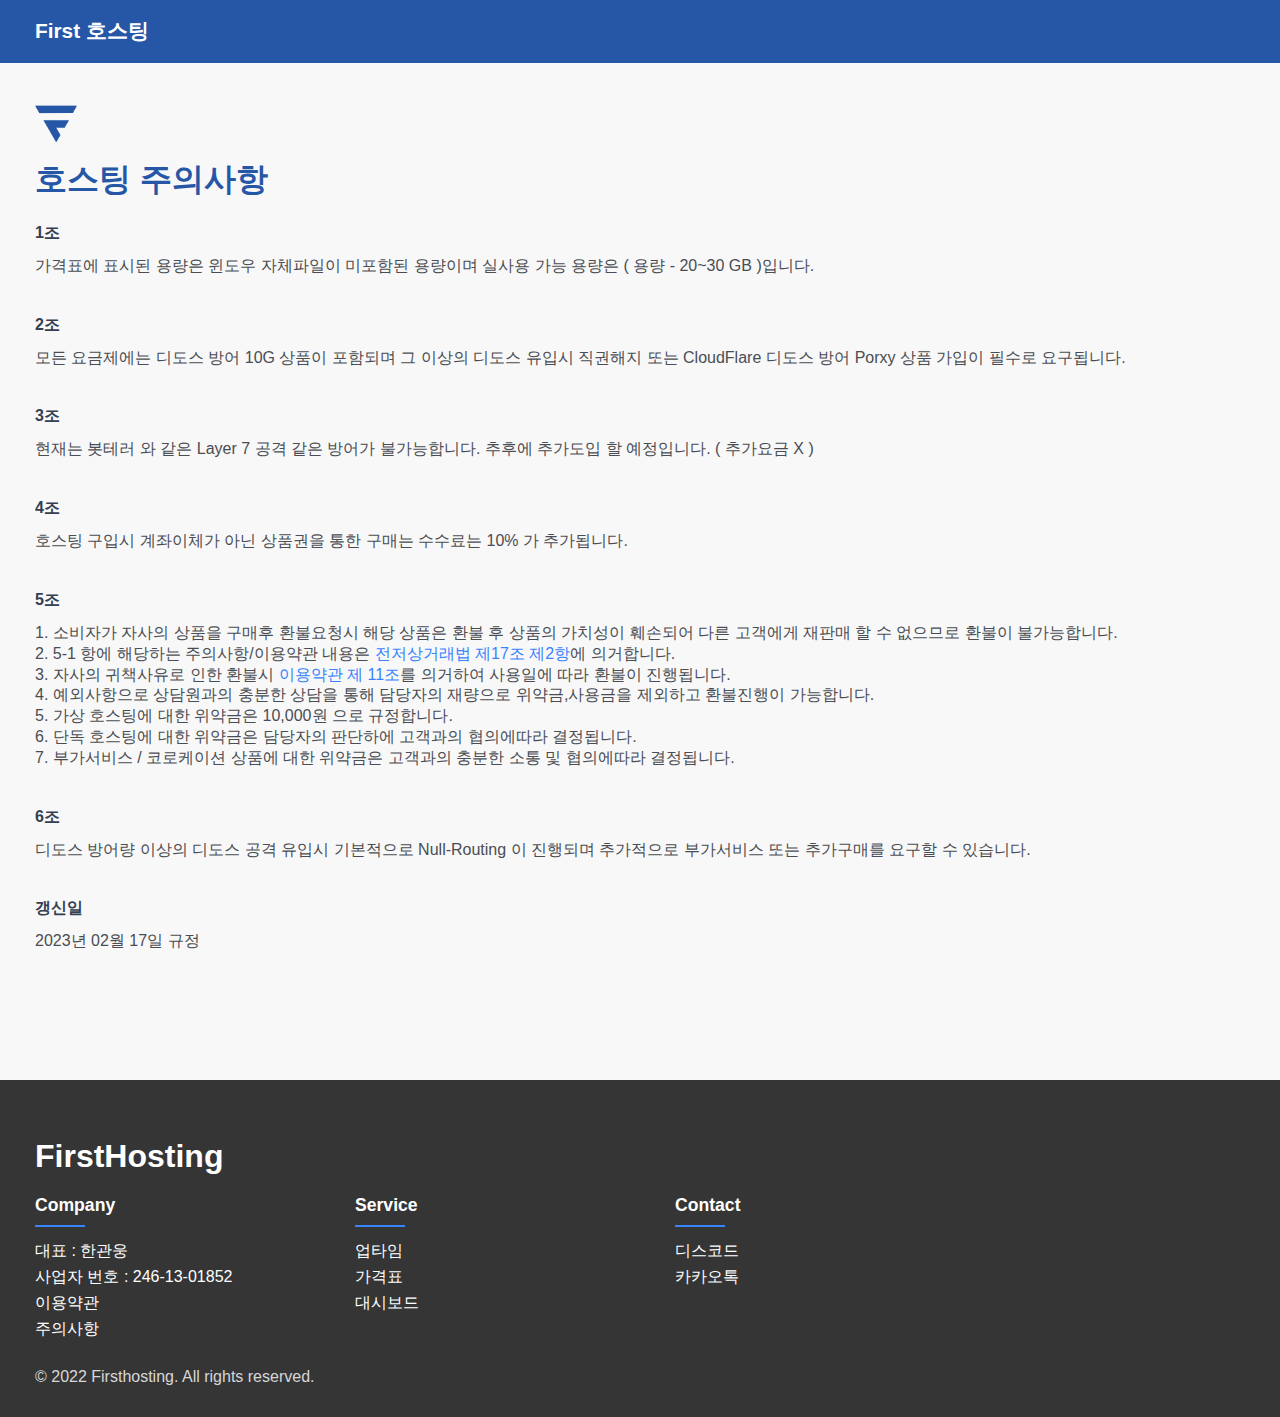
<file: caution.html>
<!DOCTYPE html>
<html lang="en">
<head>
    <meta charset="UTF-8">
    <meta http-equiv="X-UA-Compatible" content="IE=edge">
    <meta name="viewport" content="width=device-width, initial-scale=1.0">
    <link href="https://fonts.googleapis.com/css2?family=Nanum+Gothic:wght@400;700; &display=swap" rel="stylesheet">
    <meta name="keywords" content="호스팅, 게임호스팅, 디도스방어, 마인크래프트호스팅, 마인크래프트 호스팅, 파이브엠, 파이브엠 호스팅, 디도스 방어, 자체 디도스 방어, 디도스방어 호스팅, 가성비 호스팅">
    <meta property="og:type" content="website">
    <meta property="og:url" content="https://frh.kr">
    <meta property="og:title" content="퍼스트호스팅 - 디도스 방어 호스팅">
    <meta property="og:image" content="https://frh.kr/imgs/page.png">
    <meta property="og:description" content="UPtime 99% 한국리전 디도스 방어 IDC를 제공합니다..">
    <meta property="og:site_name" content="First Hosting">
    <meta property="og:image:height" content="630">
    <link rel="shortcut icon" href="imgs/favicon.ico">
    <link rel="apple-touch-icon" sizes="57x57" href="./imgs/apple-icon-57x57.png">
    <link rel="apple-touch-icon" sizes="60x60" href="./imgs/apple-icon-60x60.png">
    <link rel="apple-touch-icon" sizes="72x72" href="./imgs/apple-icon-72x72.png">
    <link rel="apple-touch-icon" sizes="76x76" href="./imgs/apple-icon-76x76.png">
    <link rel="apple-touch-icon" sizes="114x114" href="./imgs/apple-icon-114x114.png">
    <link rel="apple-touch-icon" sizes="120x120" href="./imgs/apple-icon-120x120.png">
    <link rel="apple-touch-icon" sizes="144x144" href="./imgs/apple-icon-144x144.png">
    <link rel="apple-touch-icon" sizes="152x152" href="./imgs/apple-icon-152x152.png">
    <link rel="apple-touch-icon" sizes="180x180" href="./imgs/apple-icon-180x180.png">
    <link rel="icon" type="image/png" sizes="192x192"  href="./imgs/android-icon-192x192.png">
    <link rel="icon" type="image/png" sizes="32x32" href="./imgs/favicon-32x32.png">
    <link rel="icon" type="image/png" sizes="96x96" href="./imgs/favicon-96x96.png">
    <link rel="icon" type="image/png" sizes="16x16" href="./imgs/favicon-16x16.png">
    <link rel="manifest" href="./imgs/manifest.json">
    <meta name="msapplication-TileColor" content="#ffffff">
    <meta name="msapplication-TileImage" content="./imgs/ms-icon-144x144.png">
    <meta name="theme-color" content="#ffffff">
    <meta property="og:image:height" content="630">
    <link rel="icon" href="./imgs/favicon.png">
    <link rel="stylesheet" href="./style/tos.css">
    <title>First Hosting | 주의사항</title>
</head>
<body>
    <header>
        <div class="maxWidth"><div class="title"><a href="https://frh.kr/">First 호스팅</a></div></div>
    </header>
    <section class="titleContainer">
        <div class="logo"><img src="./imgs/logo2.png" alt=""></div>
        <h1 class="title">호스팅 주의사항</h1>
    </section>
    <section class="tosContainer">
        <div class="contentContainer">
            <div class="subtitle">1조</div>
            <div class="contentArea">
                가격표에 표시된 용량은 윈도우 자체파일이 미포함된 용량이며 실사용 가능 용량은 ( 용량 - 20~30 GB )입니다.
            </div>
            <div class="subtitle">2조</div>
            <div class="contentArea">
                모든 요금제에는 디도스 방어 10G 상품이 포함되며 그 이상의 디도스 유입시 직권해지 또는 CloudFlare 디도스 방어 Porxy 상품 가입이 필수로 요구됩니다.
            </div>
            <div class="subtitle">3조</div>
            <div class="contentArea">
                현재는 봇테러 와 같은 Layer 7 공격 같은 방어가 불가능합니다. 추후에 추가도입 할 예정입니다.  ( 추가요금 X )
            </div>
            <div class="subtitle">4조</div>
            <div class="contentArea">
                호스팅 구입시 계좌이체가 아닌 상품권을 통한 구매는 수수료는 10% 가 추가됩니다.
            </div>
            <div class="subtitle">5조</div>
            <div class="contentArea">
                1. 소비자가 자사의 상품을 구매후 환불요청시 해당 상품은 환불 후 상품의 가치성이 훼손되어 다른 고객에게 재판매 할 수 없으므로 환불이 불가능합니다. <br>
                2. 5-1 항에 해당하는 주의사항/이용약관 내용은 <a href="https://www.law.go.kr/%EB%B2%95%EB%A0%B9/%EC%A0%84%EC%9E%90%EC%83%81%EA%B1%B0%EB%9E%98%EB%93%B1%EC%97%90%EC%84%9C%EC%9D%98%EC%86%8C%EB%B9%84%EC%9E%90%EB%B3%B4%ED%98%B8%EC%97%90%EA%B4%80%ED%95%9C%EB%B2%95%EB%A5%A0/%EC%A0%9C17%EC%A1%B0">전저상거래법 제17조 제2항</a>에 의거합니다. <br>
                3. 자사의 귀책사유로 인한 환불시 <a href="tos.html">이용약관 제 11조</a>를 의거하여 사용일에 따라 환불이 진행됩니다. <br>
                4. 예외사항으로 상담원과의 충분한 상담을 통해 담당자의 재량으로 위약금,사용금을 제외하고 환불진행이 가능합니다. <br>
                5. 가상 호스팅에 대한 위약금은 10,000원 으로 규정합니다. <br>
                6. 단독 호스팅에 대한 위약금은 담당자의 판단하에 고객과의 협의에따라 결정됩니다. <br>
                7. 부가서비스 / 코로케이션 상품에 대한 위약금은 고객과의 충분한 소통 및 협의에따라 결정됩니다.
            </div>
            <div class="subtitle">6조</div>
            <div class="contentArea">
                디도스 방어량 이상의 디도스 공격 유입시 기본적으로 Null-Routing 이 진행되며 추가적으로 부가서비스 또는 추가구매를 요구할 수 있습니다.
            </div>
            <div class="subtitle">갱신일</div>
            <div class="contentArea">
                2023년 02월 17일 규정
            </div>
        </div>
    </section>
    <footer class="footerContainer">
        <div class="maxWidth">
            <div class="title">
                <h1>FirstHosting</h1>
            </div>
            <div class="row">
                <div class="col">
                    <h2>company</h2>
                    <ul>
                        <li>대표 : 한관웅</li>
                        <li>사업자 번호 : 246-13-01852</li>
                        <li><a href="tos.html">이용약관</a></li>
                        <li><a href="caution.html">주의사항</a></li>
                    </ul>
                </div>
                <div class="col">
                    <h2>service</h2>
                    <ul>
                        <li><a href="https://stats.uptimerobot.com/Jj0vRHBrlk">업타임</a></li>
                        <li><a href="price.html">가격표</a></li>
                        <li>대시보드</li>
                    </ul>
                </div>
                <div class="col">
                    <h2>contact</h2>
                    <ul>
                        <li><a href="https://discord.gg/3eQF6Kvypv">디스코드</a></li>
                        <li><a href="https://pf.kakao.com/_qcQxcK">카카오톡</a></li>
                    </ul>
                </div>
            </div>
            <div class="copyright">
                <h1>© 2022 Firsthosting. All rights reserved.</h1>
            </div>
        </div>
    </footer>
</body>
</html>
</file>
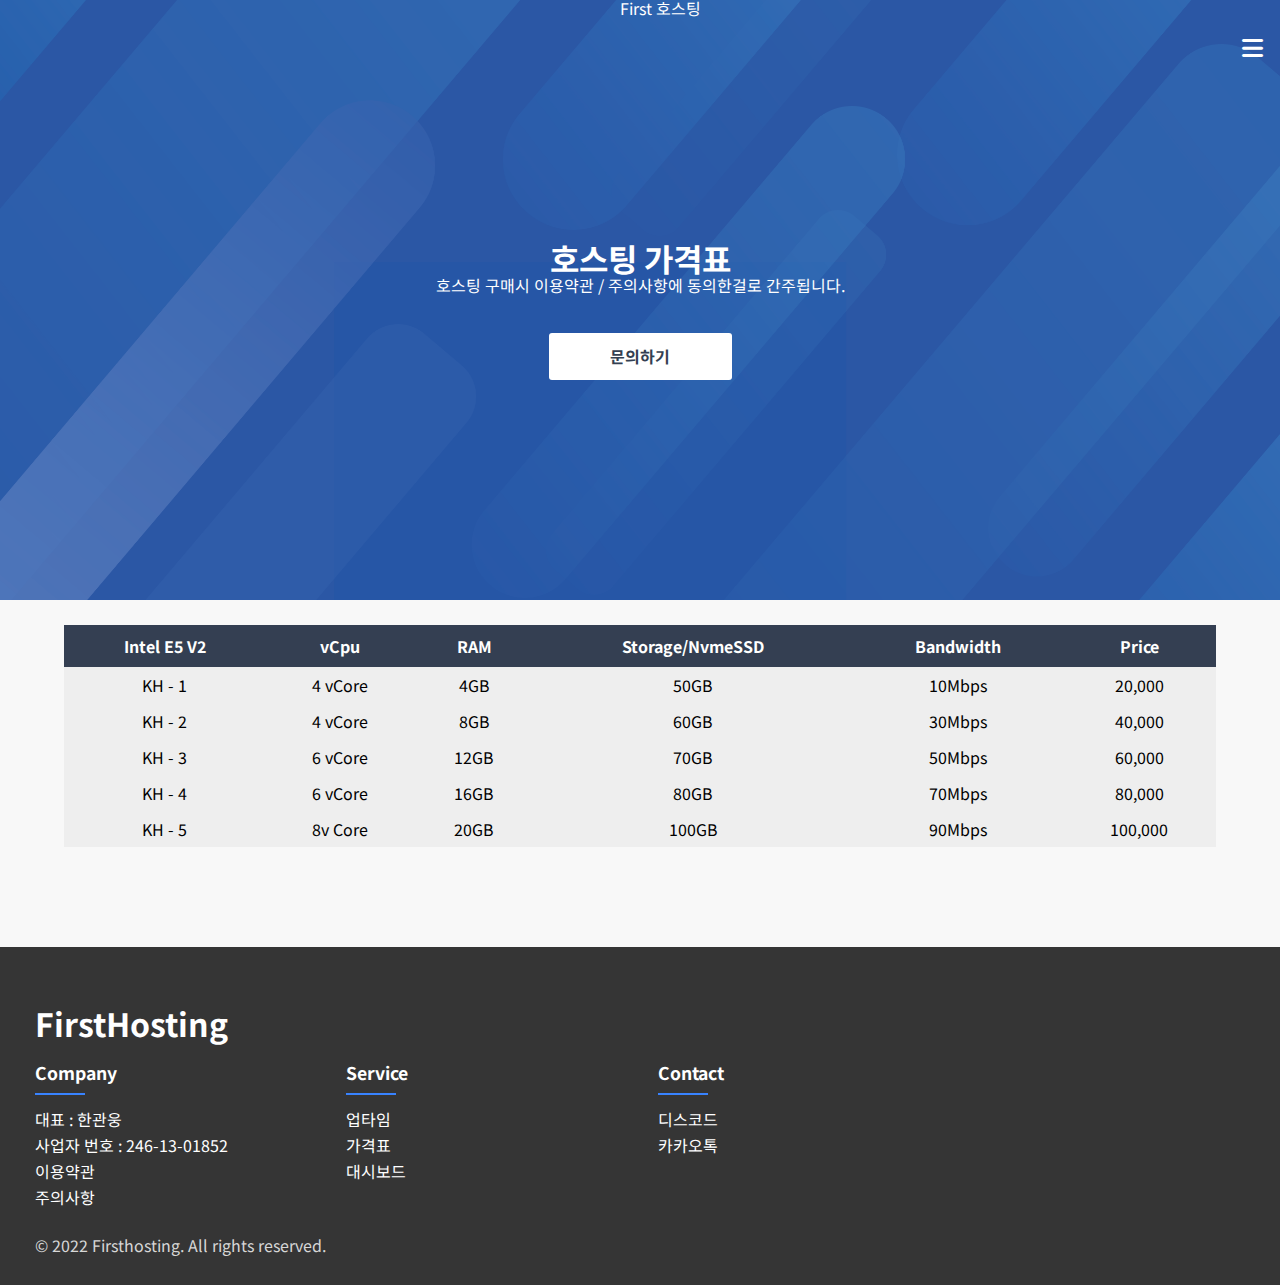
<file: price.html>
<!DOCTYPE html>
<html lang="en">
<head>
    <meta charset="UTF-8">
    <meta http-equiv="X-UA-Compatible" content="IE=edge">
    <meta name="viewport" content="width=device-width, initial-scale=1.0">
    <link rel="stylesheet" href="https://cdnjs.cloudflare.com/ajax/libs/font-awesome/6.2.1/css/all.min.css">
    <link rel="preconnect" href="https://fonts.googleapis.com">
<link rel="preconnect" href="https://fonts.gstatic.com" crossorigin>
<link href="https://fonts.googleapis.com/css2?family=Noto+Sans+KR:wght@100;300;400;500;700;900&display=swap" rel="stylesheet">
    <script src="https://ajax.googleapis.com/ajax/libs/jquery/3.5.1/jquery.min.js"></script>
    <meta name="keywords" content="호스팅, 게임호스팅, 디도스방어, 마인크래프트호스팅, 마인크래프트 호스팅, 파이브엠, 파이브엠 호스팅, 디도스 방어, 자체 디도스 방어, 디도스방어 호스팅, 가성비 호스팅">
    <meta property="og:description" content="업타임 99% 한국리전 디도스 방어 IDC를 제공합니다.">
    <meta property="og:image" content="https://frh.kr/imgs/page.png">
    <meta property="og:title" content="퍼스트호스팅 - 디도스 방어 호스팅">
    <meta property="og:site_name" content="First Hosting">
    <meta property="og:url" content="https://frh.kr">
    <link rel="shortcut icon" href="imgs/favicon.ico">
    <meta property="og:image:height" content="630">
    <link rel="apple-touch-icon" sizes="57x57" href="./imgs/apple-icon-57x57.png">
    <link rel="apple-touch-icon" sizes="60x60" href="./imgs/apple-icon-60x60.png">
    <link rel="apple-touch-icon" sizes="72x72" href="./imgs/apple-icon-72x72.png">
    <link rel="apple-touch-icon" sizes="76x76" href="./imgs/apple-icon-76x76.png">
    <link rel="apple-touch-icon" sizes="114x114" href="./imgs/apple-icon-114x114.png">
    <link rel="apple-touch-icon" sizes="120x120" href="./imgs/apple-icon-120x120.png">
    <link rel="apple-touch-icon" sizes="144x144" href="./imgs/apple-icon-144x144.png">
    <link rel="apple-touch-icon" sizes="152x152" href="./imgs/apple-icon-152x152.png">
    <link rel="apple-touch-icon" sizes="180x180" href="./imgs/apple-icon-180x180.png">
    <link rel="icon" type="image/png" sizes="192x192"  href="./imgs/android-icon-192x192.png">
    <link rel="icon" type="image/png" sizes="32x32" href="./imgs/favicon-32x32.png">
    <link rel="icon" type="image/png" sizes="96x96" href="./imgs/favicon-96x96.png">
    <link rel="icon" type="image/png" sizes="16x16" href="./imgs/favicon-16x16.png">
    <link rel="manifest" href="./imgs/manifest.json">
    <meta name="msapplication-TileColor" content="#ffffff">
    <meta name="msapplication-TileImage" content="./imgs/ms-icon-144x144.png">
    <meta name="theme-color" content="#ffffff">
    <meta property="og:image:height" content="630">
    <link rel="icon" href="./imgs/favicon.png">
    <link rel="stylesheet" href="./style/style.css">
    <link rel="stylesheet" href="./style/price.css">
    <title>First Hosting | 2023 web</title>
</head>
<body>
    <header class="head">
        <nav class="mobileNav">
            <div class="mMenuClose">
                <i class="fa-solid fa-xmark"></i>
            </div>
            <ul class="mListWrap">
                <li><a href="price.html" onclick="closeMenu()">가격표</a></li>
                <li><a href="tos.html" onclick="closeMenu()">이용약관</a></li>
                <li><a href="caution.html" onclick="closeMenu()">주의사항</a></li>
                <li><a href="https://stats.uptimerobot.com/Jj0vRHBrlk" onclick="closeMenu()">업타임</a></li>
                <li><a href="#review" onclick="closeMenu()">구매후기</a></li>
                <li><a href="https://pf.kakao.com/_qcQxcK" onclick="closeMenu()">상담</a></li>
            </ul>
        </nav>
        <nav class="pcNav" id="topBar">
            <div class="maxWidth">
                <div class="logo" id="logo">First 호스팅</div>
                <ul id="pMenu">
                    <li><a href="price.html">가격표</a></li>
                    <li><a href="tos.html">이용약관</a></li>
                    <li><a href="caution.html">주의사항</a></li>
                    <li><a href="https://stats.uptimerobot.com/Jj0vRHBrlk">업타임</a></li>
                    <li><a href="#review">구매후기</a></li>
                    <li><a href="https://pf.kakao.com/_qcQxcK">상담</a></li>
                </ul>
                <div class="mMenu">
                    <i class="fa-solid fa-bars"></i>
                </div>
            </div>
        </nav>
        <div class="titleWrap">
            호스팅 가격표
        </div>
        <div class="sub">
            호스팅 구매시 이용약관 / 주의사항에 동의한걸로 간주됩니다.
        </div>
        <a href="https://pf.kakao.com/_qcQxcK" class="qBtn">문의하기</a>
    </header>
    <section class="maxWidth">
        <table>
            <thead>
                <td>Intel E5 V2</td>
                <td>vCpu</td>
                <td>RAM</td>
                <td>Storage/NvmeSSD</td>
                <td>Bandwidth</td>
                <td>Price</td>
            </thead>
            <tbody>
                <tr>
                    <td>KH - 1</td>
                    <td>4 vCore</td>
                    <td>4GB</td>
                    <td>50GB</td>
                    <td>10Mbps</td>
                    <td>20,000</td>
                </tr>
                <tr>
                    <td>KH - 2</td>
                    <td>4 vCore</td>
                    <td>8GB</td>
                    <td>60GB</td>
                    <td>30Mbps</td>
                    <td>40,000</td>
                </tr>
                <tr>
                    <td>KH - 3</td>
                    <td>6 vCore</td>
                    <td>12GB</td>
                    <td>70GB</td>
                    <td>50Mbps</td>
                    <td>60,000</td>
                </tr>
                <tr>
                    <td>KH - 4</td>
                    <td>6 vCore</td>
                    <td>16GB</td>
                    <td>80GB</td>
                    <td>70Mbps</td>
                    <td>80,000</td>
                </tr>
                <tr>
                    <td>KH - 5</td>
                    <td>8v Core</td>
                    <td>20GB</td>
                    <td>100GB</td>
                    <td>90Mbps</td>
                    <td>100,000</td>
                </tr>
            </tbody>
        </table>
    </section>
    <footer class="footerContainer">
        <div class="maxWidth">
            <div class="title">
                <h1>FirstHosting</h1>
            </div>
            <div class="row">
                <div class="col">
                    <h2>company</h2>
                    <ul>
                        <li>대표 : 한관웅</li>
                        <li>사업자 번호 : 246-13-01852</li>
                        <li><a href="tos.html">이용약관</a></li>
                        <li><a href="caution.html">주의사항</a></li>
                    </ul>
                </div>
                <div class="col">
                    <h2>service</h2>
                    <ul>
                        <li><a href="https://stats.uptimerobot.com/Jj0vRHBrlk">업타임</a></li>
                        <li><a href="price.html">가격표</a></li>
                        <li>대시보드</li>
                    </ul>
                </div>
                <div class="col">
                    <h2>contact</h2>
                    <ul>
                        <li><a href="https://discord.gg/3eQF6Kvypv">디스코드</a></li>
                        <li><a href="https://pf.kakao.com/_qcQxcK">카카오톡</a></li>
                    </ul>
                </div>
            </div>
            <div class="copyright">
                <h1>© 2022 Firsthosting. All rights reserved.</h1>
            </div>
        </div>
    </footer>
</body>
</html>
</file>
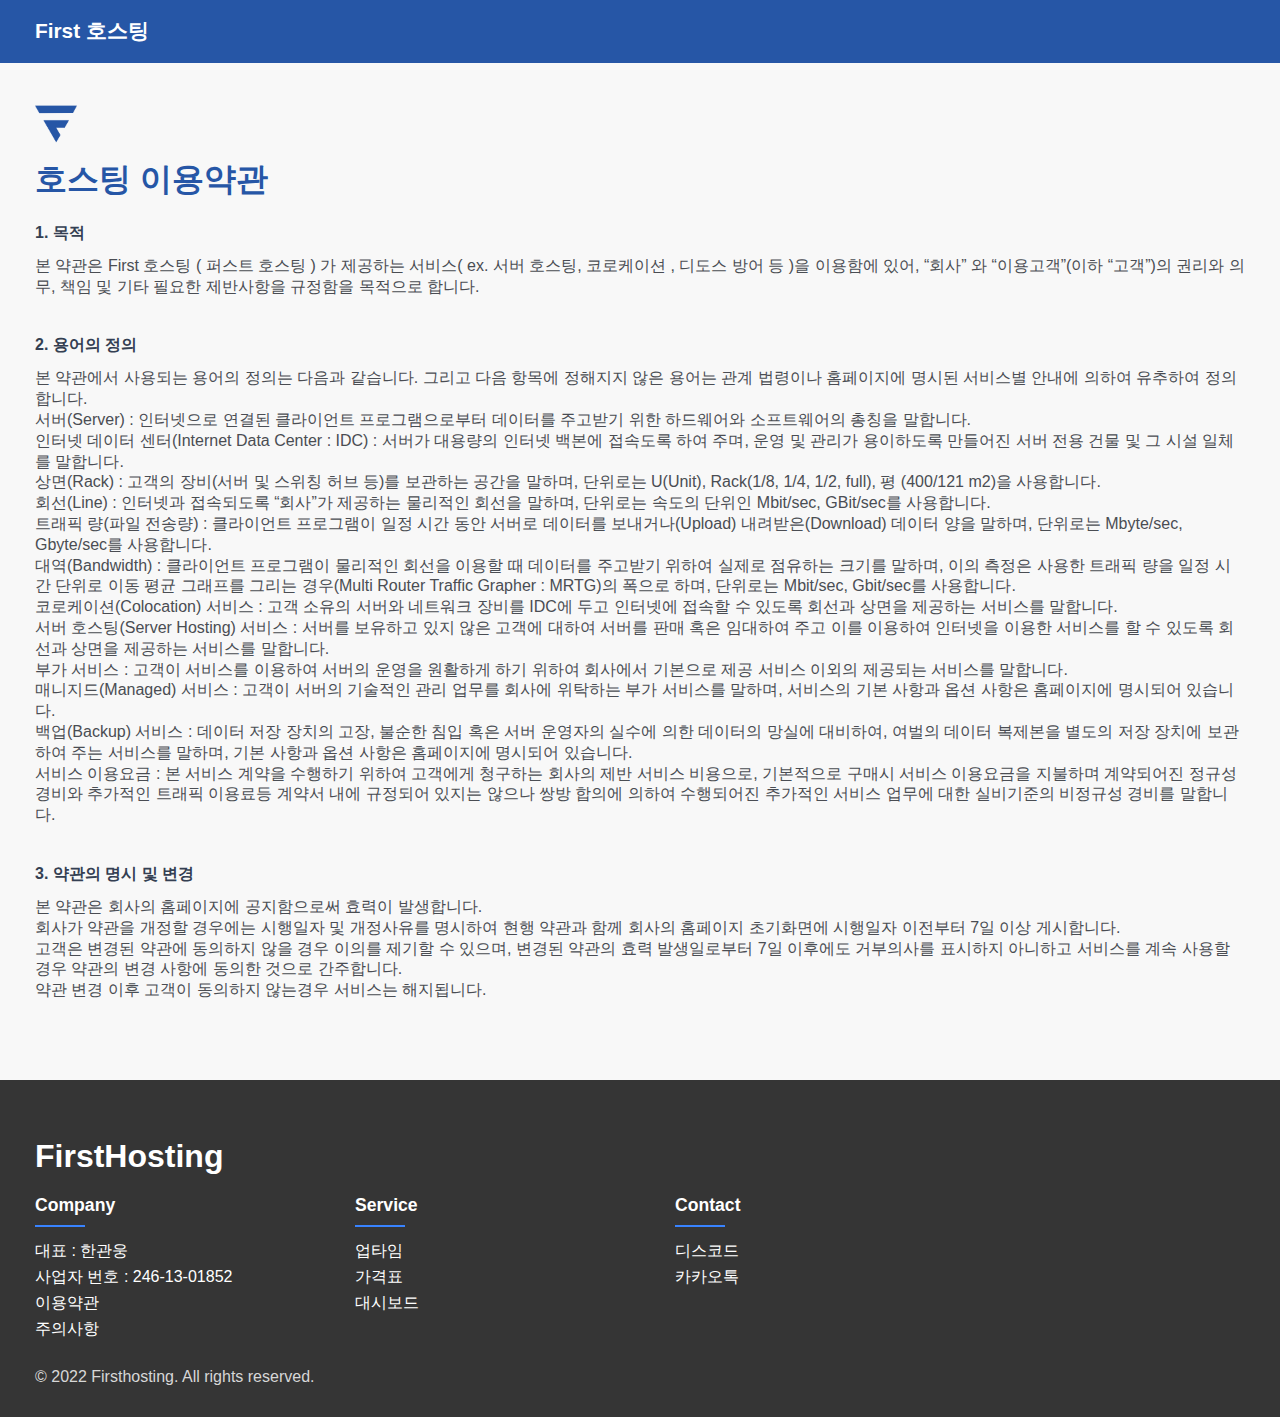
<file: tos.html>
<!DOCTYPE html>
<html lang="en">
<head>
    <meta charset="UTF-8">
    <meta http-equiv="X-UA-Compatible" content="IE=edge">
    <meta name="viewport" content="width=device-width, initial-scale=1.0">
    <link href="https://fonts.googleapis.com/css2?family=Nanum+Gothic:wght@400;700; &display=swap" rel="stylesheet">
    <meta name="keywords" content="호스팅, 게임호스팅, 디도스방어, 마인크래프트호스팅, 마인크래프트 호스팅, 파이브엠, 파이브엠 호스팅, 디도스 방어, 자체 디도스 방어, 디도스방어 호스팅, 가성비 호스팅">
    <meta property="og:type" content="website">
    <meta property="og:url" content="https://frh.kr">
    <meta property="og:title" content="퍼스트호스팅 - 디도스 방어 호스팅">
    <meta property="og:image" content="https://frh.kr/imgs/page.png">
    <meta property="og:description" content="UPtime 99% 한국리전 디도스 방어 IDC를 제공합니다..">
    <meta property="og:site_name" content="First Hosting">
    <meta property="og:image:height" content="630">
    <link rel="shortcut icon" href="imgs/favicon.ico">
    <link rel="apple-touch-icon" sizes="57x57" href="./imgs/apple-icon-57x57.png">
    <link rel="apple-touch-icon" sizes="60x60" href="./imgs/apple-icon-60x60.png">
    <link rel="apple-touch-icon" sizes="72x72" href="./imgs/apple-icon-72x72.png">
    <link rel="apple-touch-icon" sizes="76x76" href="./imgs/apple-icon-76x76.png">
    <link rel="apple-touch-icon" sizes="114x114" href="./imgs/apple-icon-114x114.png">
    <link rel="apple-touch-icon" sizes="120x120" href="./imgs/apple-icon-120x120.png">
    <link rel="apple-touch-icon" sizes="144x144" href="./imgs/apple-icon-144x144.png">
    <link rel="apple-touch-icon" sizes="152x152" href="./imgs/apple-icon-152x152.png">
    <link rel="apple-touch-icon" sizes="180x180" href="./imgs/apple-icon-180x180.png">
    <link rel="icon" type="image/png" sizes="192x192"  href="./imgs/android-icon-192x192.png">
    <link rel="icon" type="image/png" sizes="32x32" href="./imgs/favicon-32x32.png">
    <link rel="icon" type="image/png" sizes="96x96" href="./imgs/favicon-96x96.png">
    <link rel="icon" type="image/png" sizes="16x16" href="./imgs/favicon-16x16.png">
    <link rel="manifest" href="./imgs/manifest.json">
    <meta name="msapplication-TileColor" content="#ffffff">
    <meta name="msapplication-TileImage" content="./imgs/ms-icon-144x144.png">
    <meta name="theme-color" content="#ffffff">
    <meta property="og:image:height" content="630">
    <link rel="icon" href="./imgs/favicon.png">
    <link rel="stylesheet" href="./style/tos.css">
    <title>First Hosting | 이용약관</title>
</head>
<body>
    <header>
        <div class="maxWidth"><div class="title"><a href="https://frh.kr/">First 호스팅</a></div></div>
    </header>
    <section class="titleContainer">
        <div class="logo"><img src="./imgs/logo2.png" alt=""></div>
        <h1 class="title">호스팅 이용약관</h1>
    </section>
    <section class="tosContainer">
        <div class="contentContainer">
            <div class="subtitle">1. 목적</div>
            <div class="contentArea">
                본 약관은 First 호스팅 ( 퍼스트 호스팅 ) 가 제공하는 서비스( ex. 서버 호스팅,  코로케이션 , 디도스 방어 등 )을 이용함에 있어, “회사” 와 “이용고객”(이하 “고객”)의 권리와 의무, 책임 및 기타 필요한 제반사항을 규정함을 목적으로 합니다.
            </div>
            <div class="subtitle">2. 용어의 정의</div>
            <div class="contentArea">
                본 약관에서 사용되는 용어의 정의는 다음과 같습니다. 그리고 다음 항목에 정해지지 않은 용어는 관계 법령이나 홈페이지에 명시된 서비스별 안내에 의하여 유추하여 정의합니다. <br>
                서버(Server) : 인터넷으로 연결된 클라이언트 프로그램으로부터 데이터를 주고받기 위한 하드웨어와 소프트웨어의 총칭을 말합니다. <br>
                인터넷 데이터 센터(Internet Data Center : IDC) : 서버가 대용량의 인터넷 백본에 접속도록 하여 주며, 운영 및 관리가 용이하도록 만들어진 서버 전용 건물 및 그 시설 일체를 말합니다. <br>
                상면(Rack) : 고객의 장비(서버 및 스위칭 허브 등)를 보관하는 공간을 말하며, 단위로는 U(Unit), Rack(1/8, 1/4, 1/2, full), 평 (400/121 m2)을 사용합니다. <br>
                회선(Line) : 인터넷과 접속되도록 “회사”가 제공하는 물리적인 회선을 말하며, 단위로는 속도의 단위인 Mbit/sec, GBit/sec를 사용합니다. <br>
                트래픽 량(파일 전송량) : 클라이언트 프로그램이 일정 시간 동안 서버로 데이터를 보내거나(Upload) 내려받은(Download) 데이터 양을 말하며, 단위로는 Mbyte/sec, Gbyte/sec를 사용합니다. <br>
                대역(Bandwidth) : 클라이언트 프로그램이 물리적인 회선을 이용할 때 데이터를 주고받기 위하여 실제로 점유하는 크기를 말하며, 이의 측정은 사용한 트래픽 량을 일정 시간 단위로 이동 평균 그래프를 그리는 경우(Multi Router Traffic Grapher : MRTG)의 폭으로 하며, 단위로는 Mbit/sec, Gbit/sec를 사용합니다. <br>
                코로케이션(Colocation) 서비스 : 고객 소유의 서버와 네트워크 장비를 IDC에 두고 인터넷에 접속할 수 있도록 회선과 상면을 제공하는 서비스를 말합니다. <br>
                서버 호스팅(Server Hosting) 서비스 : 서버를 보유하고 있지 않은 고객에 대하여 서버를 판매 혹은 임대하여 주고 이를 이용하여 인터넷을 이용한 서비스를 할 수 있도록 회선과 상면을 제공하는 서비스를 말합니다. <br>
                부가 서비스 : 고객이 서비스를 이용하여 서버의 운영을 원활하게 하기 위하여 회사에서 기본으로 제공 서비스 이외의 제공되는 서비스를 말합니다. <br>
                매니지드(Managed) 서비스 : 고객이 서버의 기술적인 관리 업무를 회사에 위탁하는 부가 서비스를 말하며, 서비스의 기본 사항과 옵션 사항은 홈페이지에 명시되어 있습니다. <br>
                백업(Backup) 서비스 : 데이터 저장 장치의 고장, 불순한 침입 혹은 서버 운영자의 실수에 의한 데이터의 망실에 대비하여, 여벌의 데이터 복제본을 별도의 저장 장치에 보관하여 주는 서비스를 말하며, 기본 사항과 옵션 사항은 홈페이지에 명시되어 있습니다. <br>
                서비스 이용요금 : 본 서비스 계약을 수행하기 위하여 고객에게 청구하는 회사의 제반 서비스 비용으로, 기본적으로 구매시 서비스 이용요금을 지불하며 계약되어진 정규성 경비와 추가적인 트래픽 이용료등 계약서 내에 규정되어 있지는 않으나 쌍방 합의에 의하여 수행되어진 추가적인 서비스 업무에 대한 실비기준의 비정규성 경비를 말합니다.
            </div>
            <div class="subtitle">3. 약관의 명시 및 변경</div>
            <div class="contentArea">
                본 약관은 회사의 홈페이지에 공지함으로써 효력이 발생합니다. <br>
                회사가 약관을 개정할 경우에는 시행일자 및 개정사유를 명시하여 현행 약관과 함께 회사의 홈페이지 초기화면에 시행일자 이전부터 7일 이상 게시합니다. <br>
                고객은 변경된 약관에 동의하지 않을 경우 이의를 제기할 수 있으며, 변경된 약관의 효력 발생일로부터 7일 이후에도 거부의사를 표시하지 아니하고 서비스를 계속 사용할 경우 약관의 변경 사항에 동의한 것으로 간주합니다. <br>
                약관 변경 이후 고객이 동의하지 않는경우 서비스는 해지됩니다.
            </div>
            <div class="subtitle">4. 약관 외 적용</div>
            <div class="contentArea">
                이 약관에 명시되지 아니한 사항에 대해서는 관계법령, 상관례 및 홈페이지에 명시된 서비스별 안내에 따릅니다.
            </div>
            <div class="subtitle">5. 자율 계약의 원칙</div>
            <div class="contentArea">
                고객은 반드시 타인의 강요나 강매가 아닌 자의로만 서비스 이용계약을 체결할 수 있습니다.
            </div>
            <div class="subtitle">6. 회사의 의무</div>
            <div class="contentArea">
                회사는 고객이 신청한 서비스를 안정적이고 지속적으로 제공해야 합니다. <br>
                회사는 고객이 계약한 네트워크 대역의 운영에 문제가 발생하지 않도록, 충분한 여유 대역을 확보하여야 합니다. <br>
                회사는 고객이 정당하게 요구하는 의견이나 불만에 대해서 즉시 또는 회사가 정한 기간과 절차에 따라 처리해야 합니다. <br>
                회사는 서비스 운영 및 관리에 필요한 최소한의 개인정보만 수집하며 고객의 개인정보를 제 3자한테 공개하지않습니다. 단, 다음의 경우는 예외로 합니다. <br>
                * 관계법령에 의한 수사상의 목적으로 관계기관으로부터 요구를 받은 경우 <br>
                * 방송통신심의위원회의 요청이 있는 경우 <br>
                * 고객의 개인정보 이용 동의를 받은경우 <br>
                회사는 이용계약의 체결, 계약사항의 변경 및 해지 등 고객과의 계약관련 절차 및 내용 등에 있어 고객에게 편의를 제공하도록 노력합니다.
            </div>
            <div class="subtitle">7. 고객의 의무</div>
            <div class="contentArea">
                고객은 회사가 정한 서비스 이용요금을 지정된 일자에 납부할 의무가 있습니다. <br>
                고객은 회사와 타 고객의 서비스 운영에 방해가 되는 행위를 할 수 없으며 위반시 서비스 직권해지가 진행됩니다. <br>
                고객은 회사의 서비스를 이용하여 국내법 혹은 국제법상의 불법적인 행위를 할 수 없습니다. <br>
                고객은 회사가 제공한 서비스에서 허락되지 않은 채굴을 할 수 없으며. 자사의 서비스 운영 방해행위로 판단하여 미환불 직권해지가 진행됩니다.
            </div>
            <div class="subtitle">8. 서비스 제공의 원칙</div>
            <div class="contentArea">
                서비스 이용은 회사의 업무상 또는 기술상 특별한 지장이 없는 한 업타임 99%, 중단이 없는 서비스 제공을 원칙으로 합니다. <br>
                단, 정기점검이나 시스템의 업그레이드가 자사의 판단에 따라 필요한 시간에 서비스를 일시 중단할 수 있으며, 예정되어 있는 작업으로 인한 서비스 일시 중단은 고객분 연락처 및 서비스 공식상담센터로 최소한1일전에 공지하겠습니다.
            </div>
            <div class="subtitle">9. 서비스 이용 계약의 해지</div>
            <div class="contentArea">
                고객이 서비스 신청 후 1일 이내에 서비스 비용을 결제하지 않은 경우 이용 계약이 성립되지 않으며, 고객의 의사여부없이 종료 및 삭제처리 됩니다.
            </div>
            <div class="subtitle">10. 회사의 서비스 이용계약 직권 해지</div>
            <div class="contentArea">
                회사는 고객의 서비스 이용 내용이 다음 각호에 해당할 경우 별도의 협의 없이 서비스 이용 계약을 직권으로 해지할 수 있습니다. <br>
                서비스 이용 요금 미납에 대한 적절한 조치가 없는 경우 <br>
                회사의 서비스 운영을 고의로 방해하여 회사에 손해를 입힌 경우 <br>
                서비스의 이용 목적과 방법이 국내법 및 국제법에 위배되어 정부기관에서 법적 절차를 통하여 서비스 제공의 중지를 요구하는 경우 <br>
                퍼스트 호스팅에서 제공받은 서버를 스팸 메일, 해킹, 디도스공격에 사용될 경우 직권해지될 수 있습니다. <br>
                고객이 합법적인 소프트웨어를 이용하지 않아 재산권 침해를 당한 제 3의 업체에서 법적 절차에 따라 서비스 중지를 요구하는 경우
            </div>
            <div class="subtitle">11. 환불</div>
            <div class="contentArea">
                회사는 이용약관에 위배되는 사용자가 아닌 경우 <br>
                아래에있는 계산식에 따라서 환불해줍니다. <br>
                서비스 이용금액 - {서비스이용일*(서비스이용금액/30)} <br>
                ex. 자신이 12만원의 상품을 2일동안 사용했을 경우 <br>
                120,000 - {2(120,000/30)} = 112,000원의 금액을 환불합니다.
            </div>
            <div class="subtitle">12. 면책 조항</div>
            <div class="contentArea">
                1. 고객분의 과실로 인해 피해가 발생한 경우 회사에서 책임지지 않습니다. <br>
                2. 국가재난으로 인해 피해(ex. 서버 중단, 자료 유실)가 발생한 경우 회사에서 책임지지 않습니다.
            </div>
        </div>
    </section>
    <footer class="footerContainer">
        <div class="maxWidth">
            <div class="title">
                <h1>FirstHosting</h1>
            </div>
            <div class="row">
                <div class="col">
                    <h2>company</h2>
                    <ul>
                        <li>대표 : 한관웅</li>
                        <li>사업자 번호 : 246-13-01852</li>
                        <li><a href="tos.html">이용약관</a></li>
                        <li><a href="caution.html">주의사항</a></li>
                    </ul>
                </div>
                <div class="col">
                    <h2>service</h2>
                    <ul>
                        <li><a href="https://stats.uptimerobot.com/Jj0vRHBrlk">업타임</a></li>
                        <li><a href="price.html">가격표</a></li>
                        <li>대시보드</li>
                    </ul>
                </div>
                <div class="col">
                    <h2>contact</h2>
                    <ul>
                        <li><a href="https://discord.gg/3eQF6Kvypv">디스코드</a></li>
                        <li><a href="https://pf.kakao.com/_qcQxcK">카카오톡</a></li>
                    </ul>
                </div>
            </div>
            <div class="copyright">
                <h1>© 2022 Firsthosting. All rights reserved.</h1>
            </div>
        </div>
    </footer>
</body>
</html>
</file>
<file: alave/css/main.css>
html, body, div, span, applet, object, iframe,
h1, h2, h3, h4, h5, h6, p, blockquote, pre,
a, abbr, acronym, address, big, cite, code,
del, dfn, em, img, ins, kbd, q, s, samp,
small, strike, strong, sub, sup, tt, var,
b, u, i, center,
dl, dt, dd, ol, ul, li,
fieldset, form, label, legend,
table, caption, tbody, tfoot, thead, tr, th, td,
article, aside, canvas, details, embed, 
figure, figcaption, footer, header, hgroup, 
menu, nav, output, ruby, section, summary,
time, mark, audio, video {
	margin: 0;
	padding: 0;
	border: 0;
	font-size: 100%;
	font: inherit;
	vertical-align: baseline;
}
article, aside, details, figcaption, figure, 
footer, header, hgroup, menu, nav, section {
	display: block;
}
body {
	line-height: 1;
    font-family: 'NanumSquare';
	background-color: #030404;
}
ol, ul {
	list-style: none;
}
blockquote, q {
	quotes: none;
}
blockquote:before, blockquote:after,
q:before, q:after {
	content: '';
	content: none;
}
a {
    color: #000;
    text-decoration: none;
}
table {
	border-spacing: 0;
}
.header-container {
	width: 100%;
	height: 98px;
	color: #F3F3F3;
	border-bottom: 0.5px solid #3b3b3b;
}
.header-container img {
	margin: 25px 0 40px 100px;
	float: left;
}
.header-container .logo .title {
	padding: 35px 50px 0 10px;
	font-size: 32px;
	font-weight: 800;
	float: left;
}
.header-container ul li {
    padding: 45px 30px 40px 30px;
    font-size: 16px;
    font-weight: 700;
    float: left;
}
.max-container {
	margin: auto;
	width: 1200px;
	height: auto;
}
.service-container {
	width: 100%;
	height: 600px;
	margin-top: 30px;
}
.service-container .subtitle {
	color: #005BA4;
	font-size: 18px;
	font-weight: 600;
}
.service-container .title {
	margin: 15px 0 40px 0;
	color: #F3F3F3;
	font-size: 36px;
	font-weight: 900;
}
.service-container .item {
	width: 580px;
	height: 150px;
	float: left;
	margin: 0 0 20px 20px;
	background-color: #131717;
	border-radius: 3px;
}
.service-container object {
	width: 61px;
	margin: 0 30px 0 30px;
	transform: translateY(30%);
	filter: invert(20%) sepia(98%) saturate(2141%) hue-rotate(191deg) brightness(92%) contrast(103%);
	padding: 14px;
	float: left;
}
.service-container .box-l {
	margin-left: 0;
}
.service-container .item .in-title {
	color: #e0e0e0;
	font-weight: 800;
	font-size: 26px;
	margin: 30px 0 15px 0;
}
.service-container .item span {
	color: #9e9d9d;
	font-size: 16px;
}
.service-container .item span a {
	color: #9e9d9d;
}
.price-container {
	margin-top: 200px;
	width: 100%;
	height: 1150px;
	background-color: #081d2e;;
}
.price-container .title {
	margin: 0 0 30px 0;
	padding-top: 50px;
	color: #F3F3F3;
	font-size: 36px;
	font-weight: 900;
}
.price-container .item {
	width: 380px;
	height: 480px;
	margin: 0 20px 20px 0;
	background-color: #dadada;
	float: left;
	border-radius: 3px;
}
.price-container .item .name {
	margin: 30px 0 6px 37px;
	padding: 0 0 0px 0;
	font-size: 26px;
	font-weight: 700;
	width: 80%;
}
.price-container .item .price-info {
	margin: auto;
	padding-bottom: 10px;
	font-size: 16px;
	width: 80%;
	border-bottom: 1.5px solid #000;
}
.price-container .item .price {
	font-size: 21px;
	font-weight: 600;
	margin: 30px 5px 0 37px;
}
.price-container .item .price span {
	font-size: 24px;
}
.price-container .item .cpu {
	font-size: 18px;
	margin: 50px 0 0 37px;
	font-weight: 600;
}
.price-container .item .cpu span {
	font-size: 19px;
	font-weight: 700;
}
.price-container .item .memory {
	font-size: 18px;
	margin: 7px 0 0 37px;
	font-weight: 600;
}
.price-container .item .memory span {
	font-size: 19px;
	font-weight: 700;
}
.price-container .item .disk {
	font-size: 18px;
	margin: 7px 0 0 37px;
	font-weight: 600;
}
.price-container .item .disk span {
	font-size: 19px;
	font-weight: 700;
}
.price-container .item .uplink {
	font-size: 18px;
	margin: 7px 0 0 37px;
	font-weight: 600;
}
.price-container .item .uplink span {
	font-size: 19px;
	font-weight: 700;
}
.price-container .item .bandwidth {
	font-size: 18px;
	margin: 7px 0 0 37px;
	font-weight: 600;
}
.price-container .item .bandwidth span {
	font-size: 19px;
	font-weight: 700;
}
.price-container .item .btn {
	margin: 60px auto;
	width: 80%;
	text-align: center;
	font-size: 24px;
	color: #F3F3F3;
	font-weight: 700;
	padding: 20px 0 20px;
	border-radius: 5px;
	cursor: pointer;
	background-color: #005BA4;
	border: 1px solid #005BA4;
}
.review-container {
	width: 100%;
	height: 680px;
}
.review-container .title {
	margin: 0 0 30px 0;
	padding-top: 50px;
	color: #F3F3F3;
	font-size: 36px;
	font-weight: 900;
}
.review-container .item {
	width: 580px;
	height: 230px;
	background-color: #dadada;
	float: left;
	border-radius: 3px;
}
.review-container .item img {
	width: 80px;
	border-radius: 50%;
	float: left;
	margin: 20px 20px 0 30px;
}
.review-container .item .star {
	padding: 40px 30px 0 0;
	float: right;
}
.review-container .item object {
	width: 25px;
	filter: invert(91%) sepia(7%) saturate(5000%) hue-rotate(337deg) brightness(90%) contrast(100%);
}
.review-container .item .name {
	font-size: 21px;
	font-weight: 700;
	margin-top: 50px;
	float: left;
}
.review-container .item .content {
	font-size: 16px;
	font-weight: 500;
	margin: 30px 0 0 0;
	padding: 0 30px 0 30px;
	float: left;
}
.copyright-container {
	color: #737373;
	font-size: 18px;
	background-color: #081d2e;
}
.copyright-container h2 {
	color: #f3f3f3;
	font-size: 21px;
	font-weight: 700;
	margin: 20px 0 20px 0;
}
.copyright-container hr {
	margin-top: 75px;
	border-top-color: #bbb;
	opacity: 0.5
}
.copyright-container .copyright {
	margin-top: 30px;
	padding-bottom: 20px;
}
.copyright-container .about {
	float: left;
	margin-bottom: 0px;
	margin-right: 100px;
}
.copyright-container .list {
	margin-top: 4px;
}
</file>
<file: style/price.css>
table {
    margin: 0 auto;
    width: 90%;
    font-size: 1em;
    text-align: center;
}
table td {
    padding: 13px 10px;
}
table thead {
    font-weight: bold;
    background-color: #343f52;
    color: #fff;
}

table tbody td {
    padding: 10px;
    background-color: #eee;
}
table tr td:hover {
    background-color: rgba(0, 0, 0, 0.3);
    color: #fff;
}
</file>
<file: style/style.css>
@import url('reset.css');

:root {
    --headerColor: #fff;
    --boldBlack: #343f52;
    --lightBlack: #60697b;
    --pointBlue: #2656a6;
    --pointLightBlue: #3883FF;
}

html {
    scroll-behavior:smooth;
    overflow-x: hidden;
    font-family: 'Noto Sans KR', sans-serif;
    background-color: #f8f8f8;
}
body {
    box-sizing: border-box;
}
::selection {
    background-color: var(--pointLightBlue);
    color: var(--headerColor);
}
.maxWidth {
    max-width: 1400px;
    margin: auto;
}
.head {
    width: 100%;
    height: 600px;
    margin-bottom: 25px;
    background-image: url('../imgs/bg1.png');
    background-position: center;
    background-repeat: cover;
    background-size: cover;
    text-align: center;
    color: var(--headerColor);
}
.pcNav {
    position: absolute;
    width: 100%;
    height: 60px;
    background-color: rgba(0, 0, 0, 0);
    z-index: 10;
    transition: background-color .5s linear;
}
.pcNav .logo a {
    font-size: 1.3em;
    font-weight: bold;
    padding-top: 20px;
    float: left;
    text-decoration: none;
    color: var(--headerColor);
}
.pcNav .maxWidth ul {
    float: right;
    padding-top: 23px;
}
.pcNav .maxWidth ul li {
    float: left;
    margin-right: 18px;
}
.pcNav .maxWidth ul li:last-child {
    margin-right: 20px;
}
.pcNav .maxWidth ul li a {
    color: var(--headerColor);
    text-decoration: none;
}
.pcNav .mMenu i {
    font-size: 1.5em;
    float: right;
    padding-top: 20px;
    padding-right: 17.5px;
    display: none;
}
.mobileNav {
    display: none;
    z-index: 999;
    position: fixed;
    width: 100%;
    height: 100%;
    background: var(--pointBlue);
}
.mobileNav .mMenuClose i {
    font-size: 1.5em;
    float: right;
    padding-top: 20px;
    padding-right: 17.5px;
}
.mListWrap {
    position: absolute;
    top: 50%;
    left: 50%;
    transform: translate(-50%,-50%);
}
.mListWrap li {
    padding: 17.5px;
    list-style: none;
    font-size: 1.3em;
    font-weight: bolder;
}
.mListWrap a {
    color: var(--headerColor);
    text-decoration: none;
}
.head {
    text-align: center;
}
.head .titleWrap {
    padding-top: 240px;
    font-size: 2em;
    line-height: 117%;
    font-weight: bold;
}
.head .qBtn {
    display: inline-block;
    margin-top: 40px;
    width: 183px;
    height: 47px;
    border-radius: 3px;
    background-color: var(--headerColor);
    color: var(--boldBlack);
    text-decoration: none;
    line-height: 47px;
    font-size: 1em;
    font-weight: bolder;
}
.proContainer {
    display: block;
    text-align: center;
}
.proContainer .card {
    width: 435px;
    height: 320px;
    background-color: var(--headerColor);
    display: inline-block;
    vertical-align: middle;
    border-radius: 3px;
    padding-left: 3rem;
    padding-right: 3rem;
    margin-right: 17.5px;
    margin-left: 17.5px;
    margin-top: 35px;
    box-shadow: rgba(0, 0, 0, 0.1) 0px 10px 24px;
    box-sizing: border-box;
    transition: all .3s;
}
.proContainer .card:first-child {
    margin-left: 0;
}
.proContainer .card:last-child {
    margin-right: 0;
}
.proContainer .card:hover {
    background-color: #4c74b9;
}
.proContainer .card:hover .fa-solid {
    color: var(--headerColor);
}
.proContainer .card:hover .title {
    color: var(--headerColor);
}
.proContainer .card:hover .content {
    color: #f8f8f8;
}
.proContainer header .fa-solid {
    color: #4c74b9;
    font-size: 50px;
    margin-top: 41px;
    margin-bottom: 18px;
}
.proContainer .title {
    font-size: 1.3em;
    font-weight: bolder;
    color: var(--boldBlack);
    margin-top: 10px;
    margin-bottom: 20px;
}
.proContainer .content {
    font-size: 1em;
    font-weight: bold;
    color: var(--lightBlack);
    letter-spacing: 0.8px;
    line-height: 20px;
}
.reviewContainer {
    width: 100%;
    height: auto;
    text-align: center;
    margin-top: 120px;
}
.reviewContainer .reviewCard {
    width: 100%;
    display: inline-block;
    margin-top: 35px;
    height: 250px;
    background-color: var(--headerColor);
    box-shadow: rgba(0, 0, 0, 0.1) 0px 10px 24px;
    padding: 30px 30px 30px 0;
    text-align: left;
    vertical-align: middle;
    box-sizing: border-box;
    transition: all .3s;
}
.reviewContainer .reviewCard:hover .inInfo {
    margin-top: -7px;
}
.reviewContainer .reviewCard:hover .content {
    margin-top: -7px;
}
.reviewCard .inInfo {
    width: 300px;
    height: 100%;
    float: left;
    text-align: center;
    border-right: solid 0.6px #000;
    transition: all .3s;
}
.reviewCard .score {
    position: relative;
    top: 26px;
    font-size: 2.4em;
    font-weight: bolder;
}
.reviewCard .fa-solid {
    margin-top: 33px;
    color: #fbad23;
    font-size: 1.3em;
    transition: all .3s;
}
.reviewCard:hover .fa-solid {
    transform: rotate( 71deg );
}
.reviewCard .pName {
    margin-top: 10px;
    color: var(--boldBlack);
    font-size: 1em;
}
.reviewContainer .content {
    font-size: 1em;
    color: #131d42;
    line-height: 22px;
    margin-left: 330px;
    top: 50%;
    transform: translateY(-50%);
    position: relative;
    transition: all .3s;
}
.questionContainer {
    margin-top: 100px;
    width: 100%;
}
.questionContainer .question {
    margin-top: 20px;
    border-radius: 7px;
    padding: 35px 17.5px;
    cursor: pointer;
    background-color: #fff;
    box-shadow: rgba(0, 0, 0, 0.1) 0px 1px 4px;
    transition: all .68s;
    z-index: 1;
}
.question .q {
    font-size: 1.3em;
    font-weight: bold;
    color: var(--boldBlack);
}
.questionContainer .a {
    font-size: 1em;
    font-weight: bold;
    color: var(--lightBlack);
    background-color: var(--headerColor);
    padding: 0 17.5px 35px 17.5px;
    display: none;
    border-radius: 0 0 7px 7px;
    box-shadow: rgba(0, 0, 0, 0.06) 0px 3px 4px;
}
.questionContainer .fa-solid {
    float: right;
    font-size: 1.3em;
    transition: all .3s;
}
.questionContainer .on {
    border-radius: 7px 7px 0 0;
    transition: all 0s;
}
.questionContainer .on .q {
    color: var(--pointLightBlue);
}
.questionContainer .on .a {
    display: block;
}
.questionContainer .on .fa-solid {
    transform: rotate( 180deg );
}
.contentContainer {
    margin: 100px 0 120px 0;
    padding-top: 50px;
    width: 100%;
    height: 220px;
    background-image: url('../imgs/bg1.png');
    background-position: center;
    background-repeat: cover;
    background-size: cover;
    box-sizing: border-box;
    transition: all .3s;
}
.contentContainer .title {
    font-size: 1.6em;
    font-weight: bold;
    line-height: 29px;
    color: var(--headerColor);
}
.contentContainer .btn {
    cursor: pointer;
    margin: 20px 0 0 0;
    float: left;
    width: 183px;
    height: 47px;
    border-radius: 3px;
    font-weight: 600;
    font-size: 1em;
    line-height: 47px;
    text-align: center;
    transition: all 0.2s
}
.contentContainer .opt1 {
    background-color: var(--pointLightBlue);
}
.contentContainer .opt1:hover {
    background-color: var(--headerColor);
}
.contentContainer .opt1:hover a {
    color: var(--boldBlack);
}
.contentContainer .opt1 a {
    text-decoration: none;
    color: var(--headerColor);
}
.contentContainer .opt2 a {
    color: var(--boldBlack);
    text-decoration: none;
}
.contentContainer .opt2:hover {
    background-color: var(--pointLightBlue);
}
.contentContainer .opt2:hover a {
    color: var(--headerColor);
}
.contentContainer .opt2 {
    margin: 20px 0 0 20px;
    background-color: var(--headerColor);
}
.footerContainer {
    padding: 60px 0 0 0;
    margin-top: 100px;
    width: 100%;
    background-color: #353535;
    transition: all .3s;
    box-sizing: border-box;
}
.footerContainer .title h1 {
    font-size: 2em;
    color: var(--headerColor);
    font-weight: bold;
    margin-bottom: 25px;
}
.footerContainer .row {
	display: flex;
	flex-wrap: wrap;
}
.footerContainer .col {
   width: 25%;
}
.footerContainer h2 {
	font-size: 1.1em;
	color: var(--headerColor);
	text-transform: capitalize;
	margin-bottom: 29px;
	font-weight: bold;
	position: relative;
}
.footerContainer h2::before {
	content: '';
	position: absolute;
	bottom: -13px;
	background-color: var(--pointLightBlue);
	height: 2px;
	width: 50px;
}
.footerContainer ul li:not(:last-child) {
	margin-bottom: 10px;
}
.footerContainer ul li {
	font-size: 16px;
    text-transform: capitalize;
    transition: all 0.3s ease;
	color: var(--headerColor);
	display: block;
	
}
.footerContainer ul li a {
    color: var(--headerColor);
    text-decoration: none;
}
.footerContainer ul li:hover {
	color: var(--headerColor);
	margin-left: -7px;
}
.footerContainer ul li a:hover {
	color: var(--headerColor);
	margin-left: -7px;
}
.footerContainer .copyright {
    color: #d7d7d7;
    font-size: 1em;
    padding: 32px 0;
}
  
@media (max-width: 1446px) {
    .pcNav .logo {
        margin-left: 40px;
    }
    .reviewContainer .reviewCard {
        width: 1280px;
        padding-right: 35px;
    }
    .question {
        width: 1280px;
        margin: auto;
        box-sizing: border-box;
    }
    .contentContainer {
        padding-left: 35px;
    }
    .footerContainer {
        padding-left: 35px;
    }
}
@media (max-width: 1391px) {
    .pcNav ul {
        display: none;
    }
    .pcNav .mMenu i {
        display: inline-block;
        color: var(--headerColor);
    }
    .reviewContainer .reviewCard {
        width: 100%;
        margin-left: 0;
    }
    .reviewCard .inInfo {
        width: 200px;
    }
    .question {
        width: 100%;
    }
    .reviewContainer .content {
        margin-left: 230px;
        padding-right: 35px;
    }
}
@media(max-width: 780px){
    .footerContainer .col {
        width: 50%;
        margin-bottom: 30px;
    }
}
@media (max-width: 600px) {
    .head .titleWrap {
        font-size: 1.6em;
    }
    .head .sub {
        font-size: 1em;
    }
    .proContainer .card {
        width: 100%;
        float: left;
        margin-left: 0;
        margin-right: 0;
        padding: 0 20px;
        padding-right: 20px;
    }
    .reviewContainer .reviewCard {
        width: 100%;
        height: 360px;
        padding: 0;
    }
    .reviewCard .inInfo {
        width: 100%;
        height: 150px;
        margin: 0;
        padding: 0;
        border-right: 0;
        border-bottom: solid .6px #000;
        float: none;
    }
    .reviewContainer .content {
        top: 80px;
        text-align: center;
        margin: 0;
        padding-left: 35px;
        padding-right: 35px;
    }
    .contentContainer .title {
        font-size: 1em;
    }
    .contentContainer .btn {
        width: 100px;
        font-size: .8em;
    }
    .footerContainer .col {
        width: 100%;
    }
    @media (max-width: 430px) {
        .proContainer .card {
            width: 100%;
            margin-left: 0;
            margin-right: 0;
        }
        .reviewContainer .reviewCard {
            width: 100%;
            margin-right: 0;
            margin-left: 0;
        }
    }
}
</file>
<file: 2023 new web/style/index.css>
@import url('reset.css');

html {
    scroll-behavior:smooth;
    overflow-x: hidden
}

.topbar {
    width: 100%;
    height: 60px;
    position: fixed;
    background-color: #EBF1FD;
    z-index: 10;
    transition: background-color 0.3s;
}

.topbar > .max-width > .logo {
    font-size: 21px;
    font-weight: 700;
    padding-top: 20px;
    margin-left: 15px;
    float: left;
}

.topbar > .max-width > ul {
    float: right;
    padding-top: 23px;
}

.topbar > .max-width > ul > li {
    float: left;
    margin-right: 40px;
}

.topbar > .max-width > ul > li > a {
    color: #000;
    text-decoration: none;
}

.topbar > .max-width > .m-menu > img {
    width: 30px;
    float: right;
    padding-top: 15px;
    padding-right: 15px;
    display: none;
}

.m-menu-full {
    display: none;
    z-index: 999;
    position: fixed;
    width: 100%;
    height: 100%;
    background: #3883FF;
}

.m-menu-full .m-menu-close img {
    width: 24px;
    float: right;
    padding-top: 15px;
    padding-right: 15px;
}

.m-menu-list-warp {
    position: absolute;
    top: 50%;
    left: 50%;
    transform: translate(-50%,-50%);
}

.m-menu-list-warp li {
    padding: 10px;
    list-style: none;
    font-size: 21px;
    font-weight: 700;
}

.m-menu-list-warp a {
    color: #fff;
    text-decoration: none;
}

.main-container {
    width: 100%;
    height: 600px;
    background-color: #EBF1FD;
    text-align: center;
}

.main-container > .title-area {
    position: relative;
    font-size: 32px;
    font-weight: 600;
    top: 45%;
    transform: translateY(-45%);
}

.main-container > .title-area > nav {
    display: inline-block;
    font-weight: 700;
    color: #1f4df4;
}

.main-container > .btn {
    position: relative;
    display: inline-block;
    top: 45%;
    transform: translateY(-45%);
    width: 170px;
    height: 44px;
    cursor: pointer;
    border-radius: 100px;
    background-color: #2D5BFF;
    line-height: 44px;
    font-size: 18px;
}

.main-container > .btn > a {
    text-decoration: none;
    color: #fff;
}

.price-container {
    margin-top: 60px;
    text-align: center;
}

.price-container > .title {
    font-size: 28px;
    font-weight: 600;
}

.max-width {
    max-width: 1400px;
    margin: 0 auto;
}

.price-container > .price-area {
    margin-top: 40px;
}

.price-container > .price-area > .price-card {
    display: inline-block;
    width: calc((1400px - 13px * (4)) / 5);
    height: 360px;
    border: 0.6px solid #000;
    border-radius: 5px;
    margin-right: 13px;
    margin-left: 13px;
    border: #000 solid 0.6px;
    text-align: left;
}

.price-container > .price-area > .price-card:nth-child(4) { 
    margin-right: 13px;
    margin-left: 13px;
}

.price-container > .price-area > .price-card:nth-child(n+5):nth-child(-n+7) {
    margin-top: 13px;
}

.price-container > .price-area > .price-card > header > .title {
    font-weight: 600;
    font-size: 24px;
    line-height: 29px;
    margin: 30px 0 20px 30px;
    color: #212121;
}

.price-container > .price-area > .price-card > hr {
    width: 76%;
}

.price-container > .price-area > .price-card > .mo {
    font-weight: 600;
    font-size: 21px;
    margin: 30px 0 50px 30px;
}

.price-container > .price-area > .price-card > .mo > span {
    font-size: 14px;
}

.price-container > .price-area > .price-card > .option {
    font-weight: 500;
    font-size: 16px;
    line-height: 19px;
    color: #212121;
    margin: 0 0 1px 30px;
}

.price-container > .price-area > .price-card > .btn {
    width: 77%;
    height: 41px;
    cursor: pointer;
    background: #3883FF;
    border-radius: 5px;
    text-align: center;
    line-height: 41px;
    font-weight: 600;
    font-size: 16px;
    color: #fff;
    position: relative;
    left: 50%;
    transform: translateX(-50%);
    margin: 30px 0 0 0;
    transition: all 0.2s
}

.price-container > .price-area > .price-card > .btn > a{
    color: #fff;
    text-decoration: none;
}

.content-container {
    margin: 100px 0 120px 0;
    padding: 50px 0 0 15px;
    width: 100%;
    height: 180px;
    background-color: #131d42;
}

.content-container > .max-width > .title {
    font-weight: 500;
    font-size: 24px;
    line-height: 29px;
    color: #fff;
}

.content-container > .max-width > .btn {
    cursor: pointer;
    margin: 20px 0 0 0;
    float: left;
    width: 183px;
    height: 39px;
    border-radius: 7px;
    font-weight: 600;
    font-size: 16px;
    line-height: 39px;
    text-align: center;
    transition: all 0.2s
}

.content-container > .max-width > .opt1 {
    background-color: #3883FF;
}

.content-container > .max-width > .opt1 > a {
    text-decoration: none;
    color: #fff;
}

.content-container > .max-width > .opt2 > a {
    color: #000;
    text-decoration: none;
}

.content-container > .max-width > .opt2 {
    color: #000;
    margin: 20px 0 0 20px;
    background-color: #fff;
}

.review-container {
    width: 100%;
    height: auto;
    text-align: center;
}

.review-container > .review-card {
    width: calc((1400px - 298px) / 4);
    display: inline-block;
    margin-right: 15px;
    margin-top: 15px;
    height: 200px;
    background-color: #EBF1FD;
    border-radius: 15px;
    padding: 30px;
    text-align: left;
}

.review-container > .review-card:nth-child(4) {
    margin-right: 0;
}

.review-container > .review-card > .user {
    width: 45px;
    float: left;
    background-color: #212121;
    padding: 10px;
    border-radius: 50%;
    margin-right: 20px;
}

.review-container > .review-card > .name {
    font-size: 20px;
    font-weight: 600;
    margin-top: 20px;
}

.review-container > .review-card > .star {
    width: 18px;
}

.review-container > .review-card > .content {
    margin-top: 40px;
    font-size: 16px;
    color: #131d42;
    line-height: 22px;
}

.question-container {
    margin-top: 100px;
    margin-left: 15px;
}

.question-container {
    width: 95%;
}

.question-container > .question {
    padding: 25px 0;
    cursor: pointer;
    font-size: 21px;
    font-weight: 600;
    border-bottom: 0.6px solid #000;
}

.question-container > .question.on {
    border-bottom: 0;
}

.question-container > .answer {
    display: none;
    font-size: 18px;
    padding: 20px 0 30px 0;
    margin-bottom: 15px;
    border-bottom: 0.6px solid #000;
    line-height: 22px;
}

.copyright-container {
    padding: 35px 0 0 15px;
    margin-top: 100px;
    width: 100%;
    height: 220px;
    color: #fff;
    background-color: #353535;
}

.copyright-container > .max-width > .title {
    font-weight: 600;
    font-size: 32px;
    line-height: 39px;
    margin: 0 0 5px 0;
}
.copyright-container > .max-width > .sub-title {
    font-weight: 400;
    font-size: 13px;
    line-height: 17px;
    margin: 0 0 1px 0;
}

.copyright-container > .max-width > .copy {
    margin: 52px 0 0 0;
    font-weight: 500;
    font-size: 12px;
    line-height: 15px;
    color: #C1BFBF;
}

@media (max-width: 1278px) {
    .price-container > .price-area > .price-card:nth-child(n+3):nth-child(-n+4) {
        margin-top: 13px;
    }

}
@media (max-width: 1060px) {
    .review-container > .review-card:nth-child(3) {
        margin-left: -12px;
    }
}
@media (max-width: 717px) {
    .topbar > .max-width > ul {
        display: none;
    }


    .topbar > .max-width > .m-menu > img {
        display: inline-block;
    }

    .price-container > .price-area > .price-card {
        width: 90%;
        margin-top: 13px;
    }

    .price-container > .price-area > .price-card > hr {
        width: 90%;
    }

    .review-container > .review-card {
        width: 85%;
        margin-left: 15px;
    }

    .review-container > .review-card:nth-child(3) {
        margin-left: 15px;
    }

    .review-container > .review-card:nth-child(4) {
        margin-right: 15px;
    }
}
</file>
<file: style/tos.css>
@import url('reset.css');

:root {
    --headerColor: #fff;
    --boldBlack: #343f52;
    --lightBlack: #4a4d53;
    --pointBlue: #2656a6;
    --pointLightBlue: rgb(56, 131, 255);
}

html {
    scroll-behavior:smooth;
    overflow-x: hidden;
    font-family: 'Noto Sans KR', sans-serif;
    background-color: #f8f8f8;
}
::selection {
    background-color: var(--pointLightBlue);
    color: var(--headerColor);
}
header {
    width: 100%;
    background-color: var(--pointBlue);
    padding-top: 21px;
    padding-bottom: 21px;
    transition: all .3s;
}
header .title a {
    color: var(--headerColor);
    font-size: 1.3em;
    font-weight: bold;
    text-decoration: none;
}
.maxWidth {
    max-width: 1400px;
    margin: auto;
}
.tosContainer {
    max-width: 1400px;
    height: 90vh;
    margin: auto;
    transition: all .3s;
}
.titleContainer {
    max-width: 1400px;
    margin: auto;
    transition: all .3s;
}
.titleContainer .logo {
    margin-top: 40px;
}
.titleContainer .logo img {
    width: 42px;
    margin-bottom: 15px;
}
.titleContainer .title {
    font-size: 2em;
    font-weight: bold;
    color: var(--pointBlue);
    margin-bottom: 30px;
}
.tosContainer .contentContainer {
    overflow: scroll;
    overflow-x: hidden;
    height: 100%;
}
.contentContainer::-webkit-scrollbar {
    width: 7px;
}

.contentContainer::-webkit-scrollbar-thumb {
    background: var(--pointBlue);
    border-radius: 10px;
    height: 10px;
}
.contentContainer::-webkit-scrollbar-track {
    background: rgba(56, 131, 255, .3);
}
.contentContainer .subtitle {
    font-size: 1em;
    color: var(--boldBlack);
    font-weight: bold;
    margin-bottom: 15px;
}
.contentContainer .contentArea {
    font-size: 1em;
    color: var(--lightBlack);
    line-height: 1.3em;
    margin-bottom: 40px;
}
.contentArea a {
    color: var(--pointLightBlue);
    text-decoration: none;
}
.footerContainer {
    padding: 60px 0 0 0;
    margin-top: 45px;
    width: 100%;
    background-color: #353535;
    transition: all .3s;
}
.footerContainer .title h1 {
    font-size: 2em;
    color: var(--headerColor);
    font-weight: bold;
    margin-bottom: 25px;
}
.footerContainer .row {
	display: flex;
	flex-wrap: wrap;
}
.footerContainer .col {
   width: 25%;
}
.footerContainer h2 {
	font-size: 1.1em;
	color: var(--headerColor);
	text-transform: capitalize;
	margin-bottom: 29px;
	font-weight: bold;
	position: relative;
}
.footerContainer h2::before {
	content: '';
	position: absolute;
	bottom: -13px;
	background-color: var(--pointLightBlue);
	height: 2px;
	width: 50px;
}
.footerContainer ul li:not(:last-child) {
	margin-bottom: 10px;
}
.footerContainer ul li {
	font-size: 16px;
    text-transform: capitalize;
    transition: all 0.3s ease;
	color: var(--headerColor);
	display: block;
	
}
.footerContainer ul li a {
    color: var(--headerColor);
    text-decoration: none;
}
.footerContainer ul li:hover {
	color: var(--headerColor);
	margin-left: -7px;
}
.footerContainer ul li a:hover {
	color: var(--headerColor);
	margin-left: -7px;
}
.footerContainer .copyright {
    color: #d7d7d7;
    font-size: 1em;
    padding: 32px 0;
}
  
@media (max-width: 1400px) {
    header {
        padding-left: 35px;
    }
    .footerContainer {
        padding-left: 35px;
    }
    .titleContainer {
        padding-left: 35px;
        padding-left: 35px;
    }
    .tosContainer {
        padding-left: 35px;
        padding-right: 35px;
    }
}
@media(max-width: 780px){
    header {
        padding-left: 10px;
    }
    .footerContainer .col {
        width: 50%;
        margin-bottom: 30px;
    }
    .titleContainer {
        padding-left: 15px;
        padding-right: 10px;
    }
    .tosContainer {
        padding-left: 15px;
        padding-right: 10px;
    }
}
@media (max-width: 600px) {
    .footerContainer .col {
        width: 100%;
    }
}
</file>
